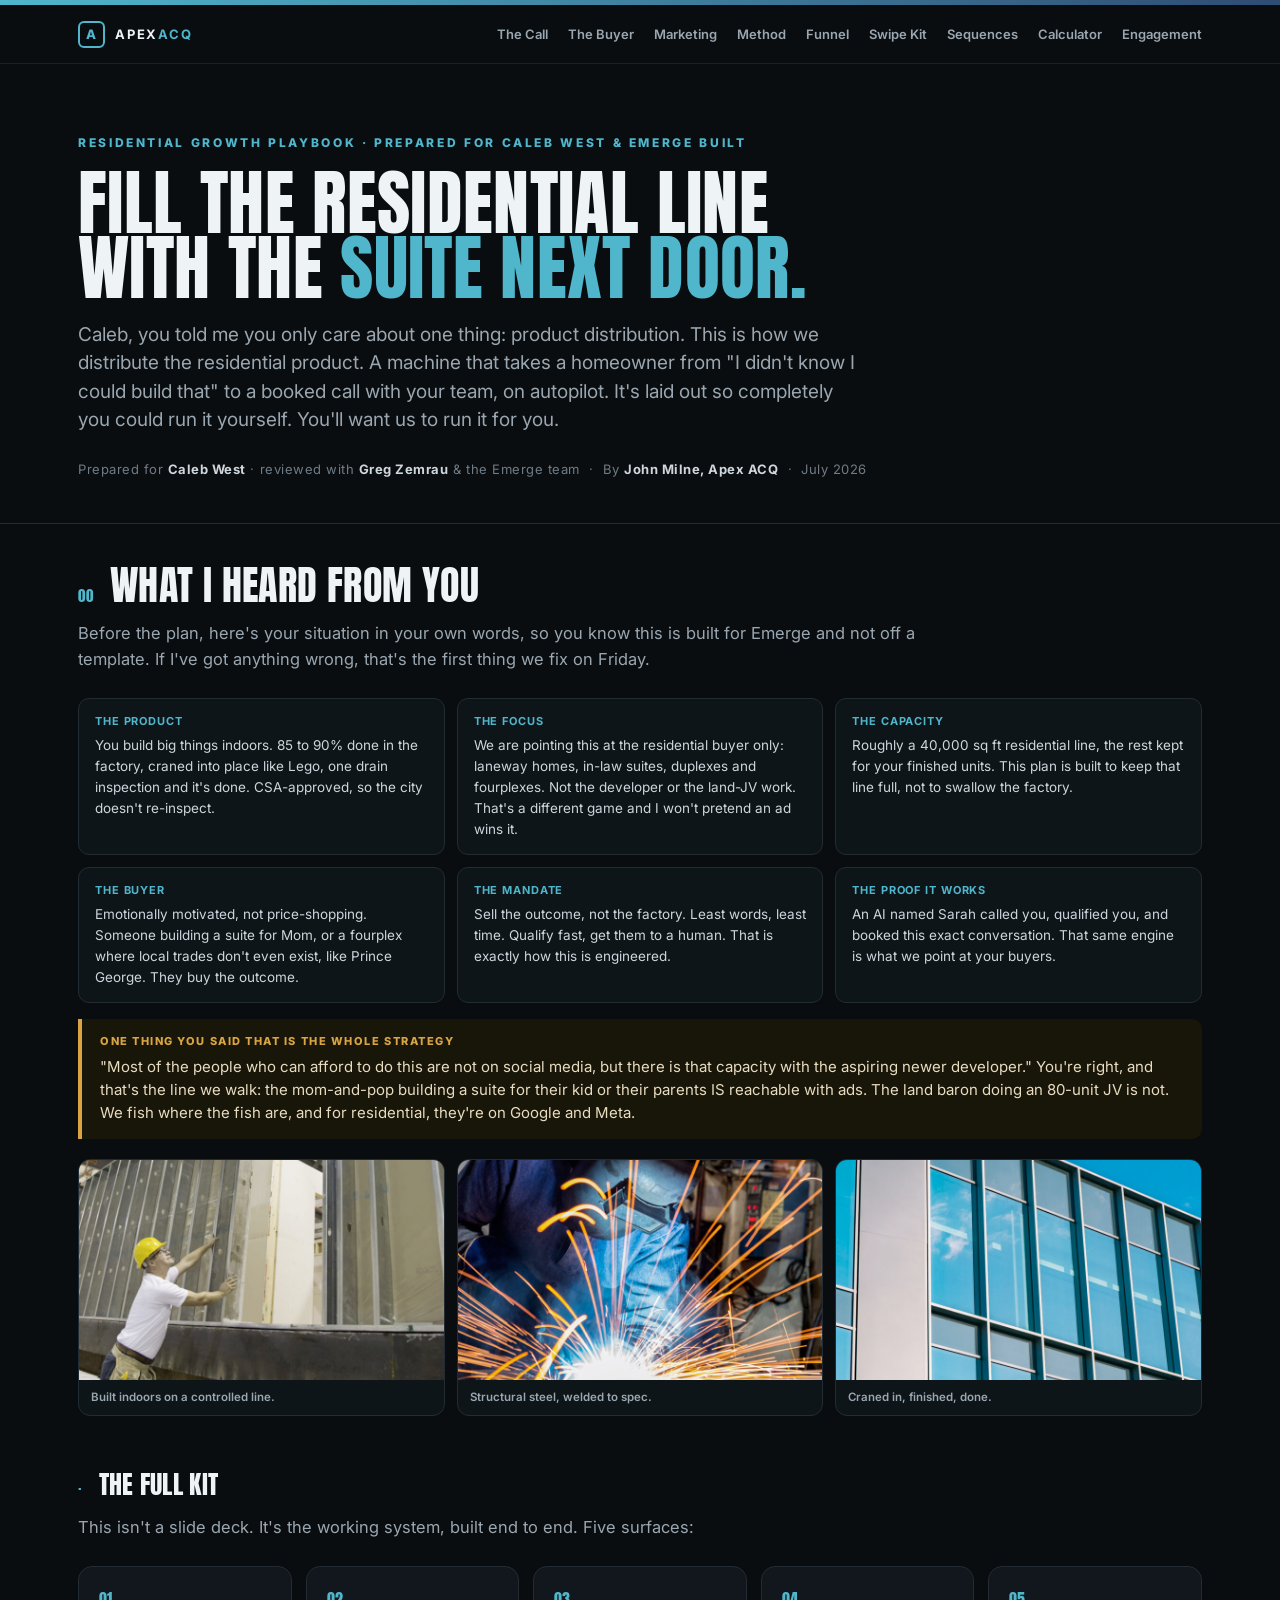
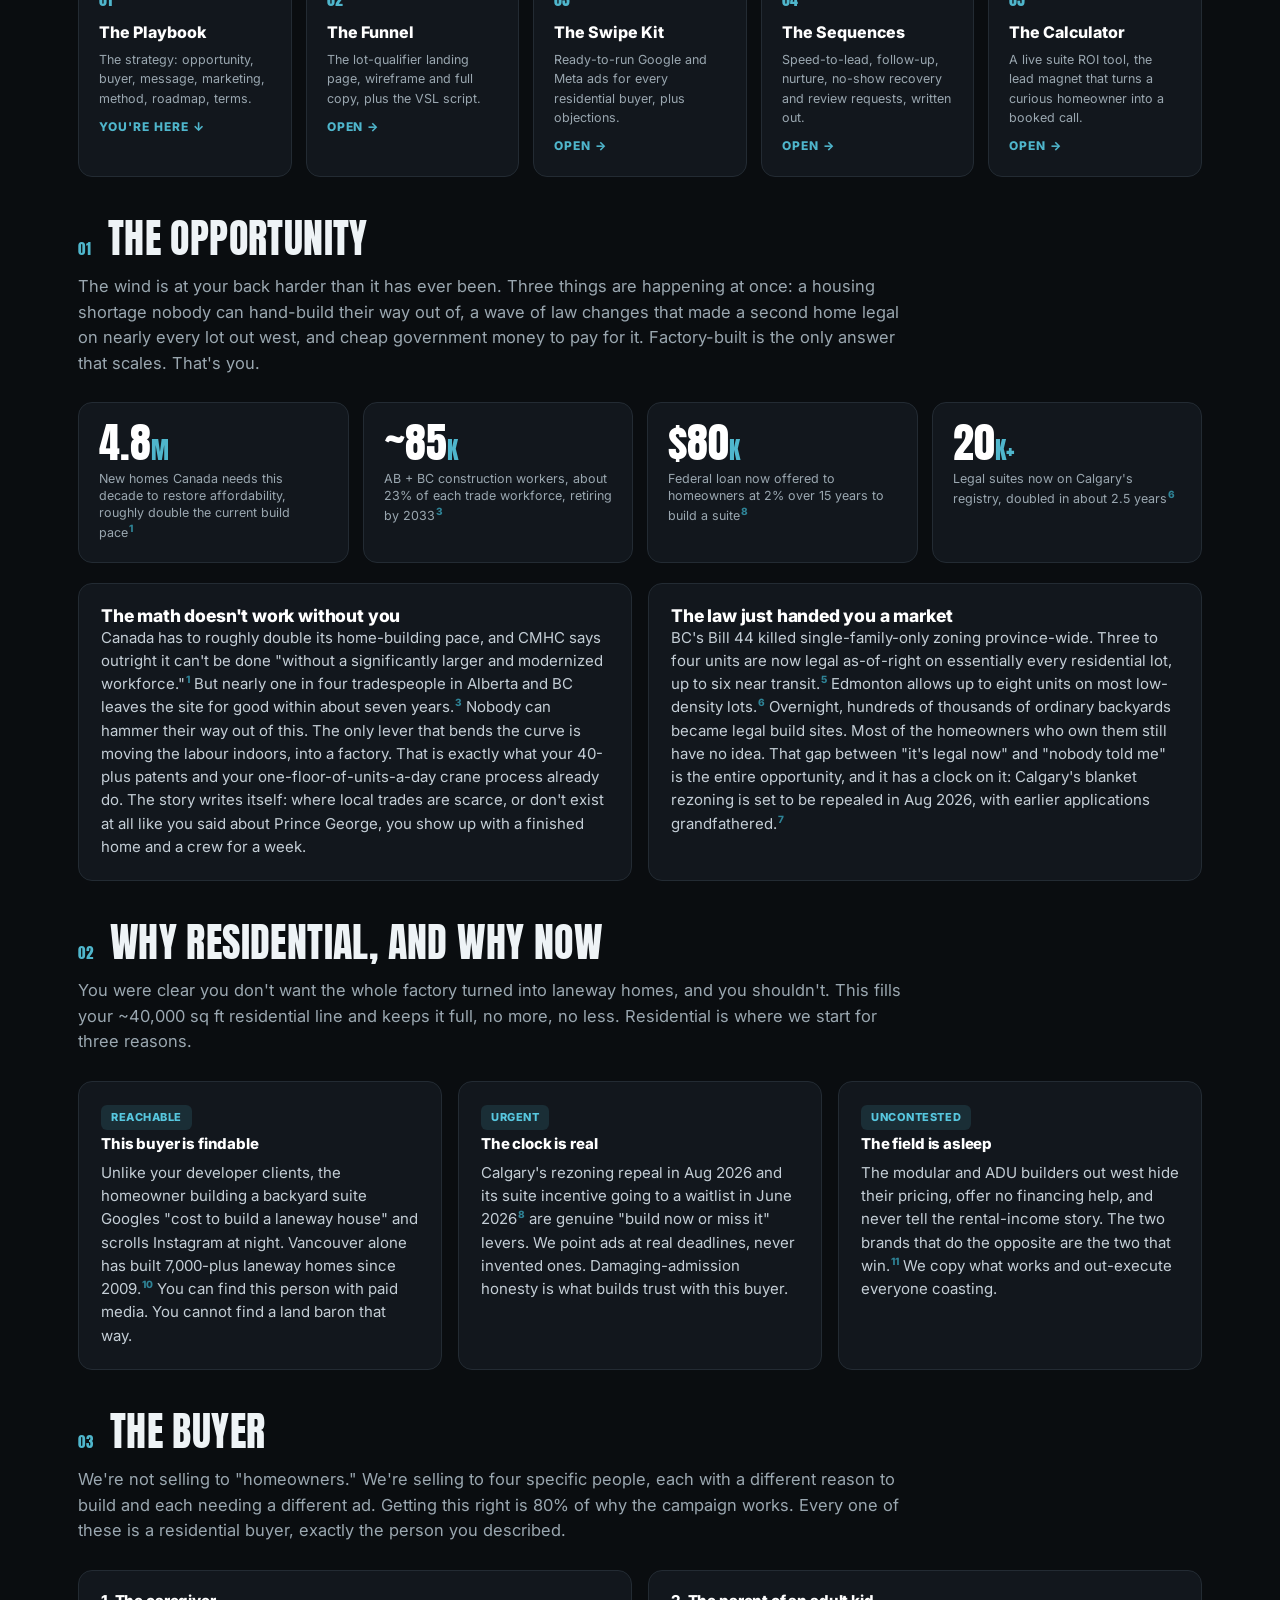
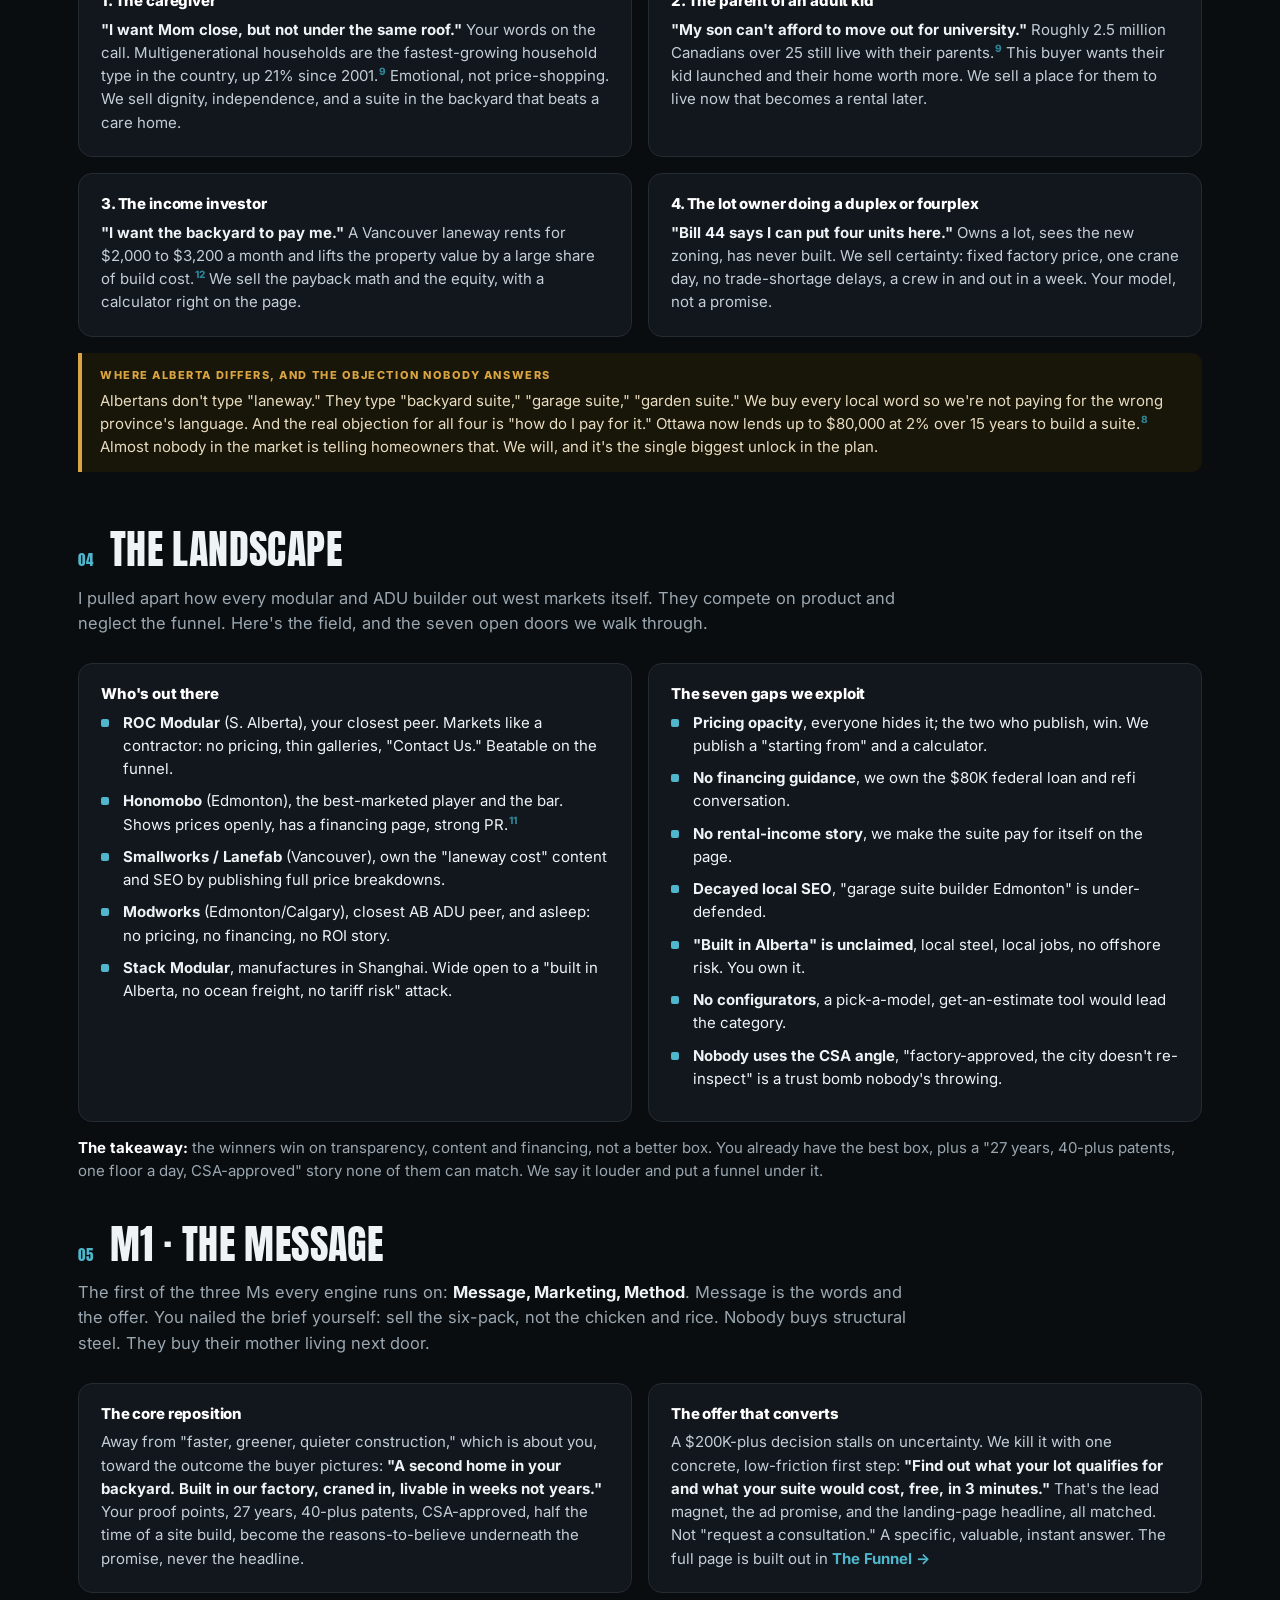
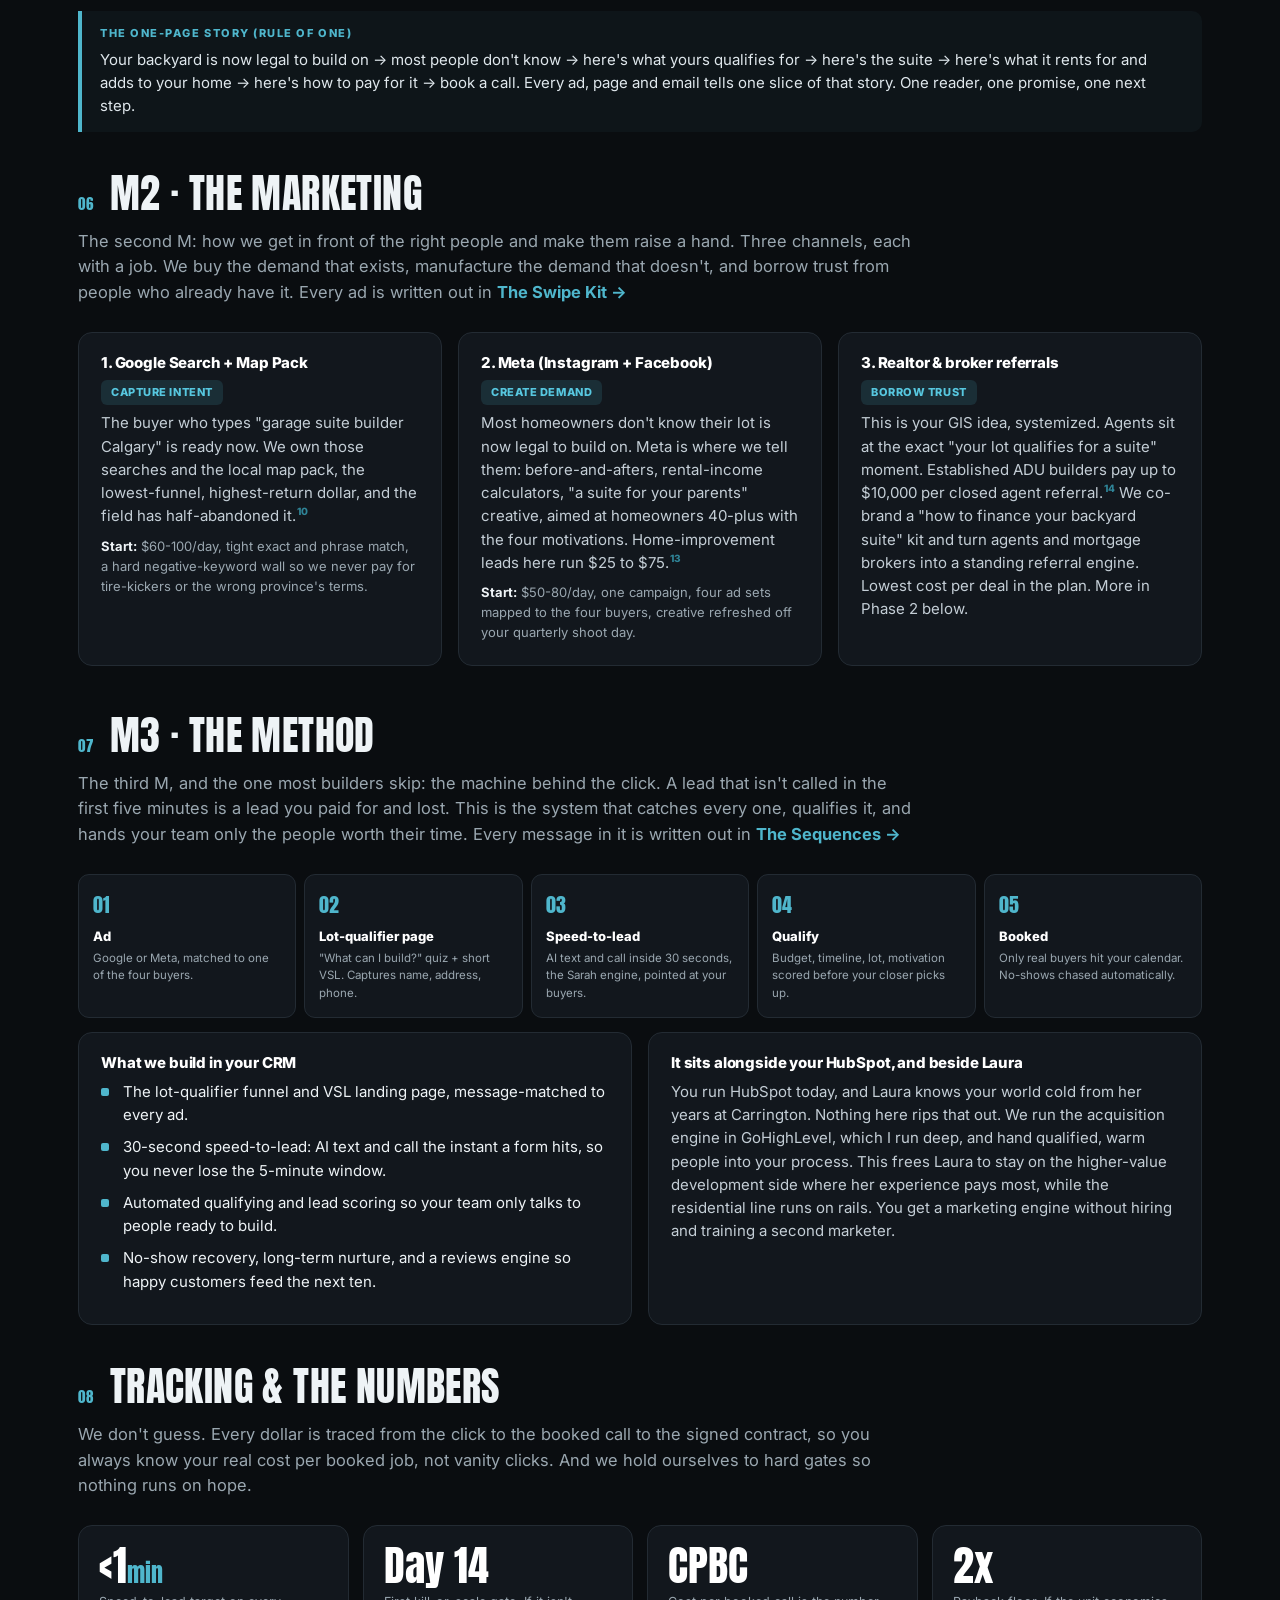
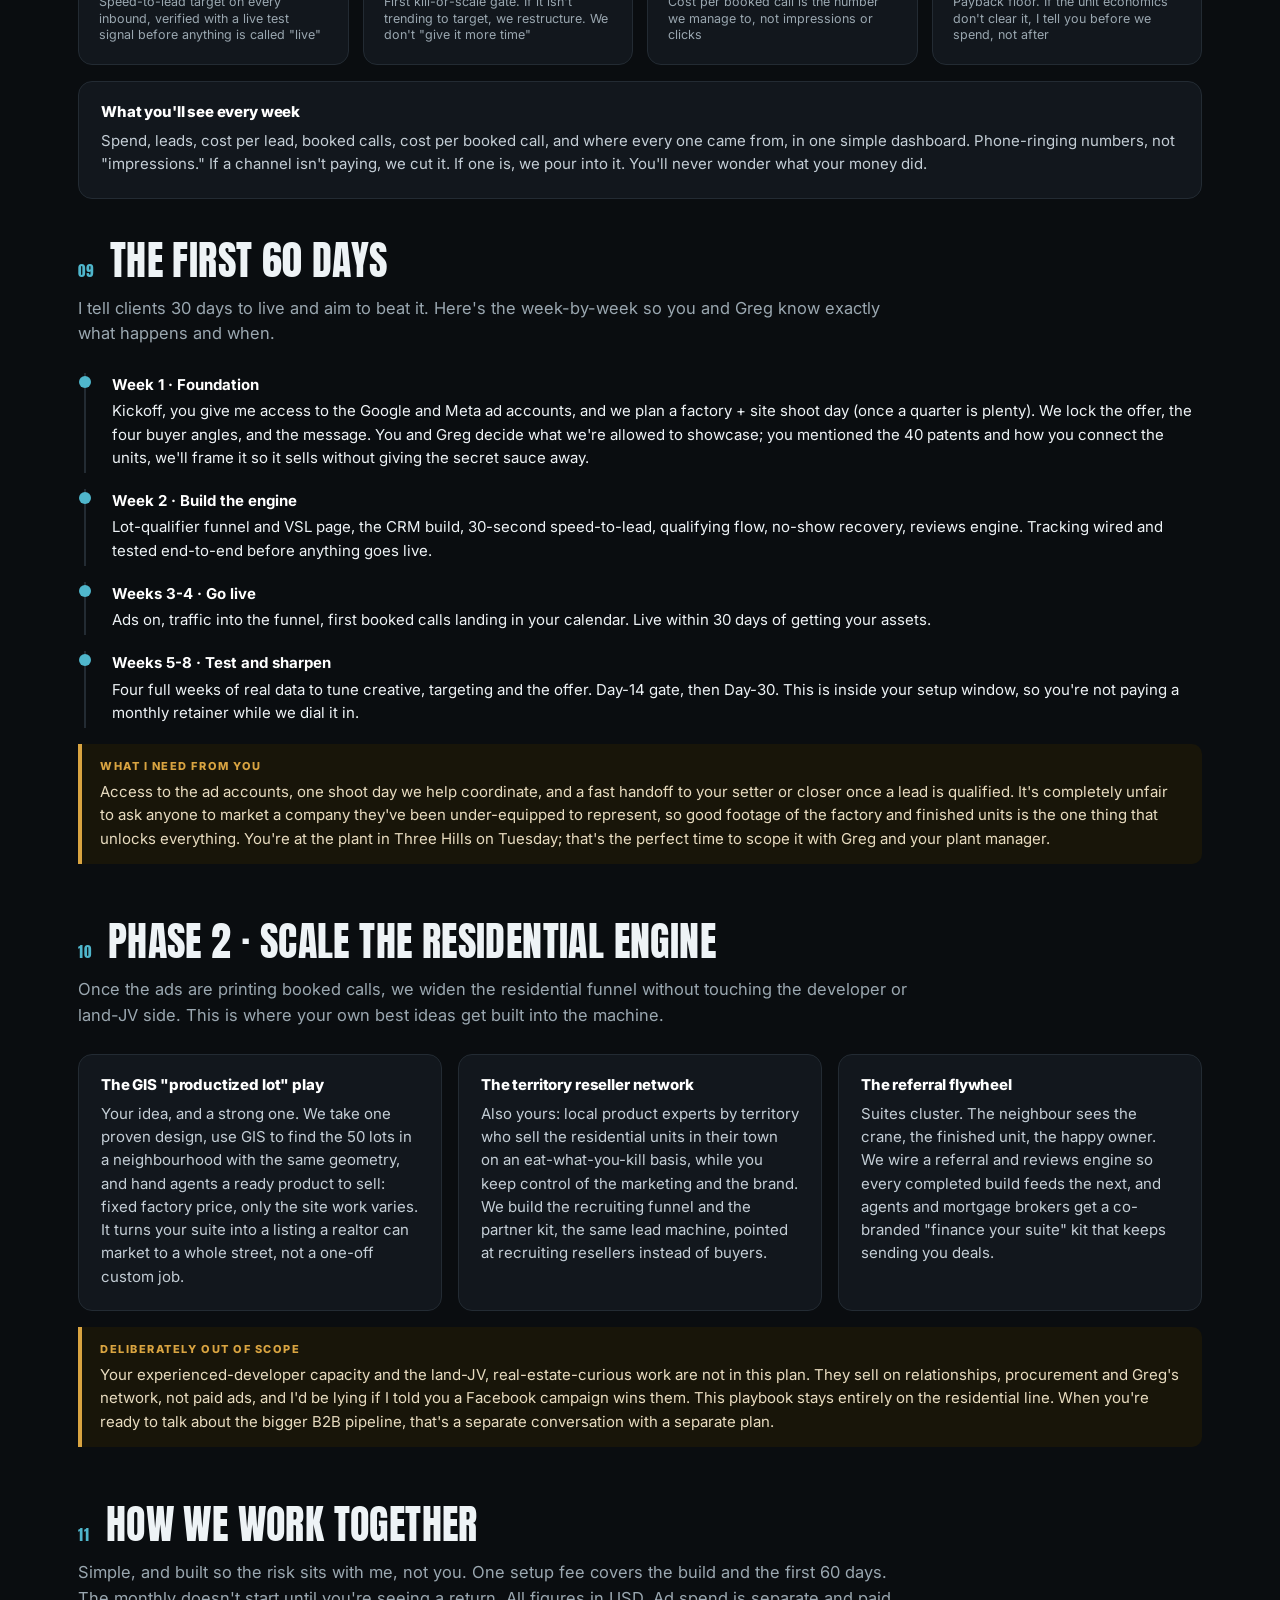
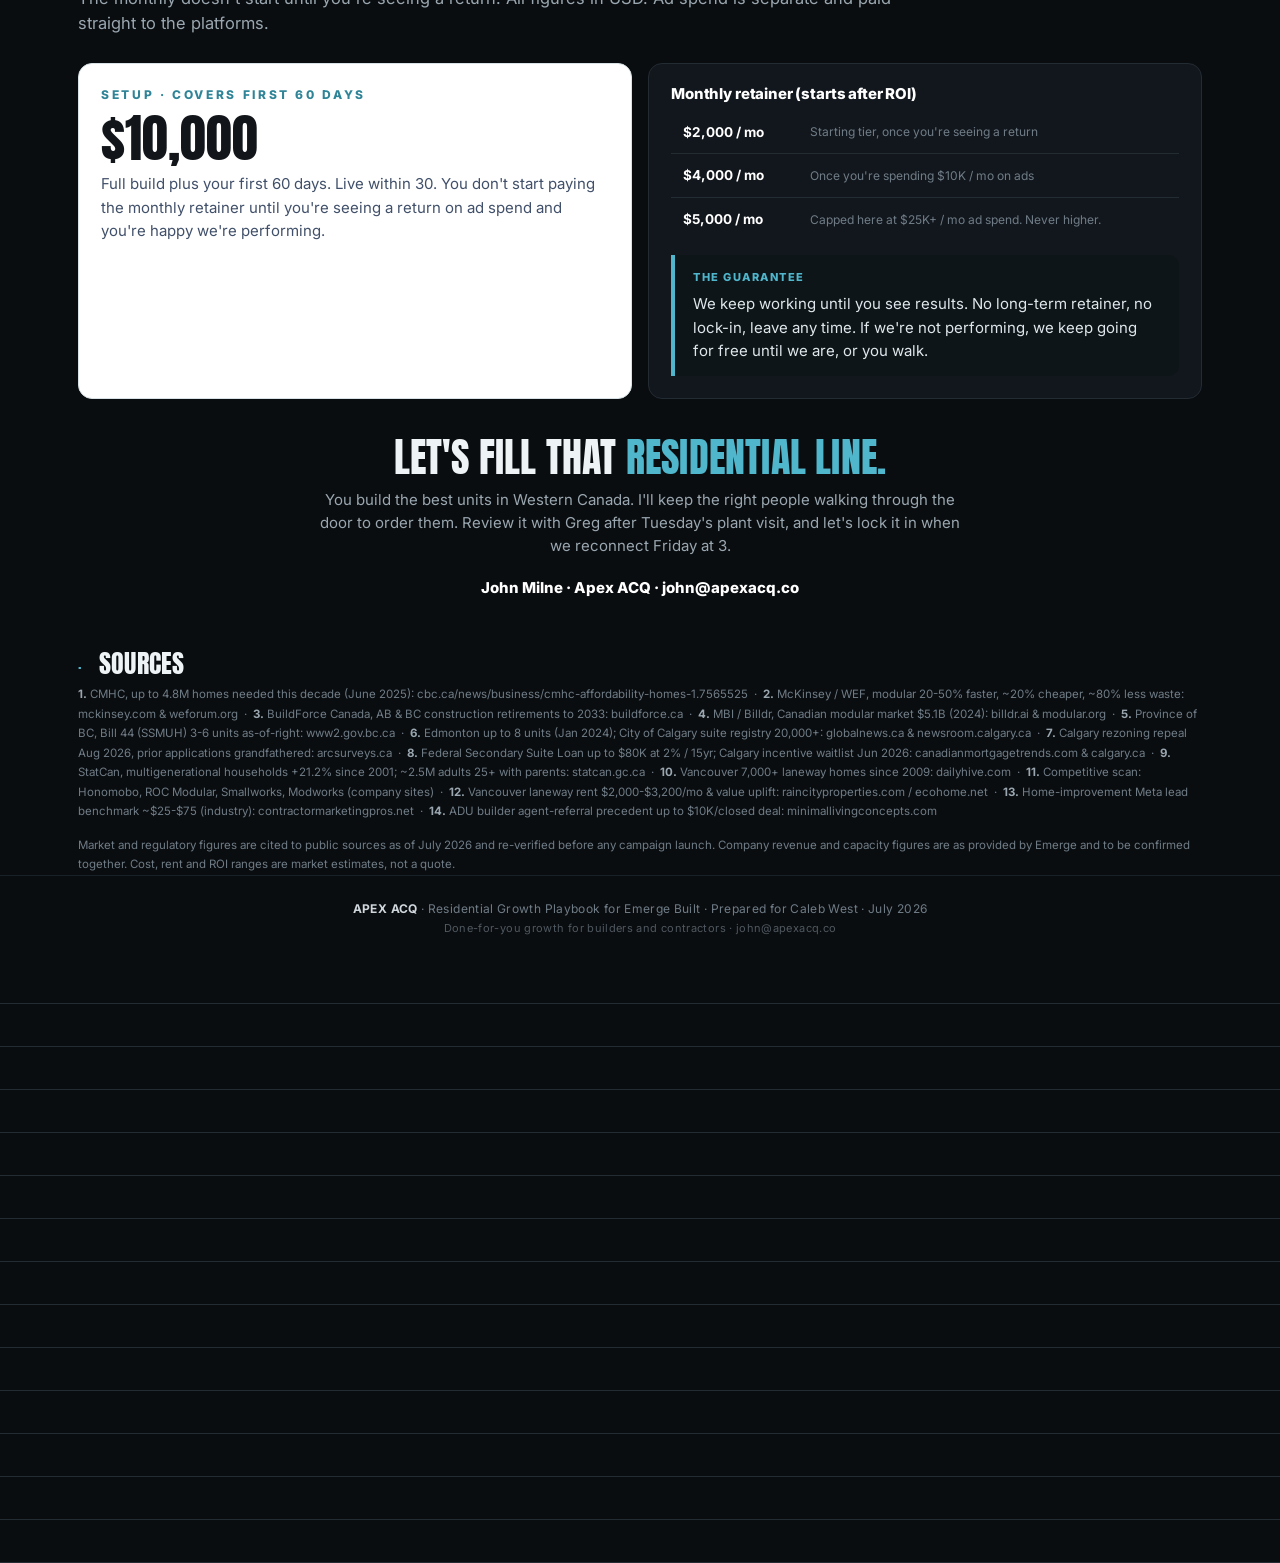
<file: index.html>
<!doctype html>
<html lang="en">
<head>
<meta charset="utf-8">
<meta name="robots" content="noindex,nofollow">
<meta name="viewport" content="width=device-width,initial-scale=1">
<title>Emerge Built · Residential Growth Playbook · Apex ACQ</title>
<link rel="stylesheet" href="apex-forest.css">
<link rel="stylesheet" href="emerge.css">
</head>
<body>

<div class="gradbar"></div>
<div class="topbar"><div class="wrap">
  <div class="brand"><div class="logo">A</div><b>APEX<span>ACQ</span></b></div>
  <div class="topnav">
    <a href="#heard">The Call</a>
    <a href="#buyer">The Buyer</a>
    <a href="#marketing">Marketing</a>
    <a href="#method">Method</a>
    <a href="funnel.html">Funnel</a>
    <a href="swipe-kit.html">Swipe Kit</a>
    <a href="sequences.html">Sequences</a>
    <a href="calculator.html">Calculator</a>
    <a href="#engage">Engagement</a>
  </div>
</div></div>

<!-- ===== HERO ===== -->
<header class="hero"><div class="wrap">
  <span class="kicker">Residential Growth Playbook · Prepared for Caleb West &amp; Emerge Built</span>
  <h1>Fill the residential line<br>with the <span class="aq">suite next door.</span></h1>
  <p class="sub">Caleb, you told me you only care about one thing: product distribution. This is how we distribute the residential product. A machine that takes a homeowner from "I didn't know I could build that" to a booked call with your team, on autopilot. It's laid out so completely you could run it yourself. You'll want us to run it for you.</p>
  <div class="who">
    Prepared for <b>Caleb West</b> · reviewed with <b>Greg Zemrau</b> &amp; the Emerge team &nbsp;·&nbsp; By <b>John Milne, Apex ACQ</b> &nbsp;·&nbsp; July 2026
  </div>
</div></header>

<!-- ===== 00 WHAT I HEARD ===== -->
<section id="heard"><div class="wrap">
  <div class="sechead"><span class="secnum">00</span><h2>What I heard from you</h2></div>
  <p class="lede">Before the plan, here's your situation in your own words, so you know this is built for Emerge and not off a template. If I've got anything wrong, that's the first thing we fix on Friday.</p>
  <div class="heardgrid">
    <div class="h"><b>The product</b>You build big things indoors. 85 to 90% done in the factory, craned into place like Lego, one drain inspection and it's done. CSA-approved, so the city doesn't re-inspect.</div>
    <div class="h"><b>The focus</b>We are pointing this at the residential buyer only: laneway homes, in-law suites, duplexes and fourplexes. Not the developer or the land-JV work. That's a different game and I won't pretend an ad wins it.</div>
    <div class="h"><b>The capacity</b>Roughly a 40,000 sq ft residential line, the rest kept for your finished units. This plan is built to keep that line full, not to swallow the factory.</div>
    <div class="h"><b>The buyer</b>Emotionally motivated, not price-shopping. Someone building a suite for Mom, or a fourplex where local trades don't even exist, like Prince George. They buy the outcome.</div>
    <div class="h"><b>The mandate</b>Sell the outcome, not the factory. Least words, least time. Qualify fast, get them to a human. That is exactly how this is engineered.</div>
    <div class="h"><b>The proof it works</b>An AI named Sarah called you, qualified you, and booked this exact conversation. That same engine is what we point at your buyers.</div>
  </div>
  <div class="honest">
    <div class="h">One thing you said that is the whole strategy</div>
    <p>"Most of the people who can afford to do this are not on social media, but there is that capacity with the aspiring newer developer." You're right, and that's the line we walk: the mom-and-pop building a suite for their kid or their parents IS reachable with ads. The land baron doing an 80-unit JV is not. We fish where the fish are, and for residential, they're on Google and Meta.</p>
  </div>
  <div class="photoband" style="margin-top:20px;">
    <figure><img src="img/emerge_001.jpg" alt="Emerge modular unit built in the factory"><figcaption>Built indoors on a controlled line.</figcaption></figure>
    <figure><img src="img/emerge_002.jpg" alt="Welding steel in the Emerge factory"><figcaption>Structural steel, welded to spec.</figcaption></figure>
    <figure><img src="img/emerge_003.jpg" alt="Finished Emerge building"><figcaption>Craned in, finished, done.</figcaption></figure>
  </div>
</div></div>

<!-- ===== TILE NAV ===== -->
<section id="kit"><div class="wrap">
  <div class="sechead"><span class="secnum">·</span><h2 style="font-size:26px;">The full kit</h2></div>
  <p class="lede">This isn't a slide deck. It's the working system, built end to end. Five surfaces:</p>
  <div class="tiles" style="grid-template-columns:repeat(5,1fr);">
    <a class="tile" href="#opp"><div class="tn">01</div><div class="tt">The Playbook</div><div class="td">The strategy: opportunity, buyer, message, marketing, method, roadmap, terms.</div><div class="go">You're here ↓</div></a>
    <a class="tile" href="funnel.html"><div class="tn">02</div><div class="tt">The Funnel</div><div class="td">The lot-qualifier landing page, wireframe and full copy, plus the VSL script.</div><div class="go">Open →</div></a>
    <a class="tile" href="swipe-kit.html"><div class="tn">03</div><div class="tt">The Swipe Kit</div><div class="td">Ready-to-run Google and Meta ads for every residential buyer, plus objections.</div><div class="go">Open →</div></a>
    <a class="tile" href="sequences.html"><div class="tn">04</div><div class="tt">The Sequences</div><div class="td">Speed-to-lead, follow-up, nurture, no-show recovery and review requests, written out.</div><div class="go">Open →</div></a>
    <a class="tile" href="calculator.html"><div class="tn">05</div><div class="tt">The Calculator</div><div class="td">A live suite ROI tool, the lead magnet that turns a curious homeowner into a booked call.</div><div class="go">Open →</div></a>
  </div>
</div></div>

<!-- ===== 01 OPPORTUNITY ===== -->
<section id="opp"><div class="wrap">
  <div class="sechead"><span class="secnum">01</span><h2>The opportunity</h2></div>
  <p class="lede">The wind is at your back harder than it has ever been. Three things are happening at once: a housing shortage nobody can hand-build their way out of, a wave of law changes that made a second home legal on nearly every lot out west, and cheap government money to pay for it. Factory-built is the only answer that scales. That's you.</p>

  <div class="statgrid">
    <div class="bignum"><div class="v">4.8<small>M</small></div><div class="l">New homes Canada needs this decade to restore affordability, roughly double the current build pace<span class="ref">1</span></div></div>
    <div class="bignum"><div class="v">~85<small>K</small></div><div class="l">AB + BC construction workers, about 23% of each trade workforce, retiring by 2033<span class="ref">3</span></div></div>
    <div class="bignum"><div class="v">$80<small>K</small></div><div class="l">Federal loan now offered to homeowners at 2% over 15 years to build a suite<span class="ref">8</span></div></div>
    <div class="bignum"><div class="v">20<small>K+</small></div><div class="l">Legal suites now on Calgary's registry, doubled in about 2.5 years<span class="ref">6</span></div></div>
  </div>

  <div class="grid2" style="margin-top:20px;">
    <div class="card">
      <h3>The math doesn't work without you</h3>
      <p>Canada has to roughly double its home-building pace, and CMHC says outright it can't be done "without a significantly larger and modernized workforce."<span class="ref">1</span> But nearly one in four tradespeople in Alberta and BC leaves the site for good within about seven years.<span class="ref">3</span> Nobody can hammer their way out of this. The only lever that bends the curve is moving the labour indoors, into a factory. That is exactly what your 40-plus patents and your one-floor-of-units-a-day crane process already do. The story writes itself: where local trades are scarce, or don't exist at all like you said about Prince George, you show up with a finished home and a crew for a week.</p>
    </div>
    <div class="card">
      <h3>The law just handed you a market</h3>
      <p>BC's Bill 44 killed single-family-only zoning province-wide. Three to four units are now legal as-of-right on essentially every residential lot, up to six near transit.<span class="ref">5</span> Edmonton allows up to eight units on most low-density lots.<span class="ref">6</span> Overnight, hundreds of thousands of ordinary backyards became legal build sites. Most of the homeowners who own them still have no idea. That gap between "it's legal now" and "nobody told me" is the entire opportunity, and it has a clock on it: Calgary's blanket rezoning is set to be repealed in Aug 2026, with earlier applications grandfathered.<span class="ref">7</span></p>
    </div>
  </div>
</div></div>

<!-- ===== 02 WEDGE ===== -->
<section id="wedge"><div class="wrap">
  <div class="sechead"><span class="secnum">02</span><h2>Why residential, and why now</h2></div>
  <p class="lede">You were clear you don't want the whole factory turned into laneway homes, and you shouldn't. This fills your ~40,000 sq ft residential line and keeps it full, no more, no less. Residential is where we start for three reasons.</p>
  <div class="grid3">
    <div class="card">
      <div class="tag">Reachable</div>
      <h4>This buyer is findable</h4>
      <p>Unlike your developer clients, the homeowner building a backyard suite Googles "cost to build a laneway house" and scrolls Instagram at night. Vancouver alone has built 7,000-plus laneway homes since 2009.<span class="ref">10</span> You can find this person with paid media. You cannot find a land baron that way.</p>
    </div>
    <div class="card">
      <div class="tag">Urgent</div>
      <h4>The clock is real</h4>
      <p>Calgary's rezoning repeal in Aug 2026 and its suite incentive going to a waitlist in June 2026<span class="ref">8</span> are genuine "build now or miss it" levers. We point ads at real deadlines, never invented ones. Damaging-admission honesty is what builds trust with this buyer.</p>
    </div>
    <div class="card">
      <div class="tag">Uncontested</div>
      <h4>The field is asleep</h4>
      <p>The modular and ADU builders out west hide their pricing, offer no financing help, and never tell the rental-income story. The two brands that do the opposite are the two that win.<span class="ref">11</span> We copy what works and out-execute everyone coasting.</p>
    </div>
  </div>
</div></div>

<!-- ===== 03 BUYER ===== -->
<section id="buyer"><div class="wrap">
  <div class="sechead"><span class="secnum">03</span><h2>The buyer</h2></div>
  <p class="lede">We're not selling to "homeowners." We're selling to four specific people, each with a different reason to build and each needing a different ad. Getting this right is 80% of why the campaign works. Every one of these is a residential buyer, exactly the person you described.</p>
  <div class="grid2">
    <div class="card">
      <h4>1. The caregiver</h4>
      <p><b>"I want Mom close, but not under the same roof."</b> Your words on the call. Multigenerational households are the fastest-growing household type in the country, up 21% since 2001.<span class="ref">9</span> Emotional, not price-shopping. We sell dignity, independence, and a suite in the backyard that beats a care home.</p>
    </div>
    <div class="card">
      <h4>2. The parent of an adult kid</h4>
      <p><b>"My son can't afford to move out for university."</b> Roughly 2.5 million Canadians over 25 still live with their parents.<span class="ref">9</span> This buyer wants their kid launched and their home worth more. We sell a place for them to live now that becomes a rental later.</p>
    </div>
    <div class="card">
      <h4>3. The income investor</h4>
      <p><b>"I want the backyard to pay me."</b> A Vancouver laneway rents for $2,000 to $3,200 a month and lifts the property value by a large share of build cost.<span class="ref">12</span> We sell the payback math and the equity, with a calculator right on the page.</p>
    </div>
    <div class="card">
      <h4>4. The lot owner doing a duplex or fourplex</h4>
      <p><b>"Bill 44 says I can put four units here."</b> Owns a lot, sees the new zoning, has never built. We sell certainty: fixed factory price, one crane day, no trade-shortage delays, a crew in and out in a week. Your model, not a promise.</p>
    </div>
  </div>
  <div class="honest">
    <div class="h">Where Alberta differs, and the objection nobody answers</div>
    <p>Albertans don't type "laneway." They type "backyard suite," "garage suite," "garden suite." We buy every local word so we're not paying for the wrong province's language. And the real objection for all four is "how do I pay for it." Ottawa now lends up to $80,000 at 2% over 15 years to build a suite.<span class="ref">8</span> Almost nobody in the market is telling homeowners that. We will, and it's the single biggest unlock in the plan.</p>
  </div>
</div></div>

<!-- ===== 04 LANDSCAPE ===== -->
<section id="landscape"><div class="wrap">
  <div class="sechead"><span class="secnum">04</span><h2>The landscape</h2></div>
  <p class="lede">I pulled apart how every modular and ADU builder out west markets itself. They compete on product and neglect the funnel. Here's the field, and the seven open doors we walk through.</p>
  <div class="grid2">
    <div class="card">
      <h4>Who's out there</h4>
      <ul class="clean">
        <li><b>ROC Modular</b> (S. Alberta), your closest peer. Markets like a contractor: no pricing, thin galleries, "Contact Us." Beatable on the funnel.</li>
        <li><b>Honomobo</b> (Edmonton), the best-marketed player and the bar. Shows prices openly, has a financing page, strong PR.<span class="ref">11</span></li>
        <li><b>Smallworks / Lanefab</b> (Vancouver), own the "laneway cost" content and SEO by publishing full price breakdowns.</li>
        <li><b>Modworks</b> (Edmonton/Calgary), closest AB ADU peer, and asleep: no pricing, no financing, no ROI story.</li>
        <li><b>Stack Modular</b>, manufactures in Shanghai. Wide open to a "built in Alberta, no ocean freight, no tariff risk" attack.</li>
      </ul>
    </div>
    <div class="card">
      <h4>The seven gaps we exploit</h4>
      <ul class="clean">
        <li><b>Pricing opacity</b>, everyone hides it; the two who publish, win. We publish a "starting from" and a calculator.</li>
        <li><b>No financing guidance</b>, we own the $80K federal loan and refi conversation.</li>
        <li><b>No rental-income story</b>, we make the suite pay for itself on the page.</li>
        <li><b>Decayed local SEO</b>, "garage suite builder Edmonton" is under-defended.</li>
        <li><b>"Built in Alberta" is unclaimed</b>, local steel, local jobs, no offshore risk. You own it.</li>
        <li><b>No configurators</b>, a pick-a-model, get-an-estimate tool would lead the category.</li>
        <li><b>Nobody uses the CSA angle</b>, "factory-approved, the city doesn't re-inspect" is a trust bomb nobody's throwing.</li>
      </ul>
    </div>
  </div>
  <p style="margin-top:14px;color:var(--dim);"><b style="color:#fff;">The takeaway:</b> the winners win on transparency, content and financing, not a better box. You already have the best box, plus a "27 years, 40-plus patents, one floor a day, CSA-approved" story none of them can match. We say it louder and put a funnel under it.</p>
</div></div>

<!-- ===== 05 MESSAGE ===== -->
<section id="message"><div class="wrap">
  <div class="sechead"><span class="secnum">05</span><h2>M1 · The message</h2></div>
  <p class="lede">The first of the three Ms every engine runs on: <b>Message, Marketing, Method</b>. Message is the words and the offer. You nailed the brief yourself: sell the six-pack, not the chicken and rice. Nobody buys structural steel. They buy their mother living next door.</p>
  <div class="grid2">
    <div class="card">
      <h4>The core reposition</h4>
      <p>Away from "faster, greener, quieter construction," which is about you, toward the outcome the buyer pictures: <b>"A second home in your backyard. Built in our factory, craned in, livable in weeks not years."</b> Your proof points, 27 years, 40-plus patents, CSA-approved, half the time of a site build, become the reasons-to-believe underneath the promise, never the headline.</p>
    </div>
    <div class="card">
      <h4>The offer that converts</h4>
      <p>A $200K-plus decision stalls on uncertainty. We kill it with one concrete, low-friction first step: <b>"Find out what your lot qualifies for and what your suite would cost, free, in 3 minutes."</b> That's the lead magnet, the ad promise, and the landing-page headline, all matched. Not "request a consultation." A specific, valuable, instant answer. The full page is built out in <a href="funnel.html" style="color:var(--aqua);font-weight:700;">The Funnel →</a></p>
    </div>
  </div>
  <div class="callout" style="margin-top:18px;">
    <div class="ck">The one-page story (Rule of One)</div>
    <p style="margin:6px 0 0;color:#dfe7ec;">Your backyard is now legal to build on → most people don't know → here's what yours qualifies for → here's the suite → here's what it rents for and adds to your home → here's how to pay for it → book a call. Every ad, page and email tells one slice of that story. One reader, one promise, one next step.</p>
  </div>
</div></div>

<!-- ===== 06 MARKETING ===== -->
<section id="marketing"><div class="wrap">
  <div class="sechead"><span class="secnum">06</span><h2>M2 · The marketing</h2></div>
  <p class="lede">The second M: how we get in front of the right people and make them raise a hand. Three channels, each with a job. We buy the demand that exists, manufacture the demand that doesn't, and borrow trust from people who already have it. Every ad is written out in <a href="swipe-kit.html" style="color:var(--aqua);font-weight:700;">The Swipe Kit →</a></p>
  <div class="grid3" style="margin-bottom:8px;">
    <div class="card">
      <h4>1. Google Search + Map Pack</h4>
      <div class="tag">Capture intent</div>
      <p>The buyer who types "garage suite builder Calgary" is ready now. We own those searches and the local map pack, the lowest-funnel, highest-return dollar, and the field has half-abandoned it.<span class="ref">10</span></p>
      <p style="font-size:13px;color:var(--dim);margin-top:8px;"><b>Start:</b> $60-100/day, tight exact and phrase match, a hard negative-keyword wall so we never pay for tire-kickers or the wrong province's terms.</p>
    </div>
    <div class="card">
      <h4>2. Meta (Instagram + Facebook)</h4>
      <div class="tag">Create demand</div>
      <p>Most homeowners don't know their lot is now legal to build on. Meta is where we tell them: before-and-afters, rental-income calculators, "a suite for your parents" creative, aimed at homeowners 40-plus with the four motivations. Home-improvement leads here run $25 to $75.<span class="ref">13</span></p>
      <p style="font-size:13px;color:var(--dim);margin-top:8px;"><b>Start:</b> $50-80/day, one campaign, four ad sets mapped to the four buyers, creative refreshed off your quarterly shoot day.</p>
    </div>
    <div class="card">
      <h4>3. Realtor &amp; broker referrals</h4>
      <div class="tag">Borrow trust</div>
      <p>This is your GIS idea, systemized. Agents sit at the exact "your lot qualifies for a suite" moment. Established ADU builders pay up to $10,000 per closed agent referral.<span class="ref">14</span> We co-brand a "how to finance your backyard suite" kit and turn agents and mortgage brokers into a standing referral engine. Lowest cost per deal in the plan. More in Phase 2 below.</p>
    </div>
  </div>
</div></div>

<!-- ===== 07 METHOD ===== -->
<section id="method"><div class="wrap">
  <div class="sechead"><span class="secnum">07</span><h2>M3 · The method</h2></div>
  <p class="lede">The third M, and the one most builders skip: the machine behind the click. A lead that isn't called in the first five minutes is a lead you paid for and lost. This is the system that catches every one, qualifies it, and hands your team only the people worth their time. Every message in it is written out in <a href="sequences.html" style="color:var(--aqua);font-weight:700;">The Sequences →</a></p>
  <div class="flow">
    <div class="fstep"><div class="n">01</div><div class="t">Ad</div><div class="d">Google or Meta, matched to one of the four buyers.</div></div>
    <div class="fstep"><div class="n">02</div><div class="t">Lot-qualifier page</div><div class="d">"What can I build?" quiz + short VSL. Captures name, address, phone.</div></div>
    <div class="fstep"><div class="n">03</div><div class="t">Speed-to-lead</div><div class="d">AI text and call inside 30 seconds, the Sarah engine, pointed at your buyers.</div></div>
    <div class="fstep"><div class="n">04</div><div class="t">Qualify</div><div class="d">Budget, timeline, lot, motivation scored before your closer picks up.</div></div>
    <div class="fstep"><div class="n">05</div><div class="t">Booked</div><div class="d">Only real buyers hit your calendar. No-shows chased automatically.</div></div>
  </div>
  <div class="grid2" style="margin-top:8px;">
    <div class="card">
      <h4>What we build in your CRM</h4>
      <ul class="clean">
        <li>The lot-qualifier funnel and VSL landing page, message-matched to every ad.</li>
        <li>30-second speed-to-lead: AI text and call the instant a form hits, so you never lose the 5-minute window.</li>
        <li>Automated qualifying and lead scoring so your team only talks to people ready to build.</li>
        <li>No-show recovery, long-term nurture, and a reviews engine so happy customers feed the next ten.</li>
      </ul>
    </div>
    <div class="card">
      <h4>It sits alongside your HubSpot, and beside Laura</h4>
      <p>You run HubSpot today, and Laura knows your world cold from her years at Carrington. Nothing here rips that out. We run the acquisition engine in GoHighLevel, which I run deep, and hand qualified, warm people into your process. This frees Laura to stay on the higher-value development side where her experience pays most, while the residential line runs on rails. You get a marketing engine without hiring and training a second marketer.</p>
    </div>
  </div>
</div></div>

<!-- ===== 08 TRACKING ===== -->
<section id="tracking"><div class="wrap">
  <div class="sechead"><span class="secnum">08</span><h2>Tracking &amp; the numbers</h2></div>
  <p class="lede">We don't guess. Every dollar is traced from the click to the booked call to the signed contract, so you always know your real cost per booked job, not vanity clicks. And we hold ourselves to hard gates so nothing runs on hope.</p>
  <div class="statgrid">
    <div class="bignum"><div class="v">&lt;1<small>min</small></div><div class="l">Speed-to-lead target on every inbound, verified with a live test signal before anything is called "live"</div></div>
    <div class="bignum"><div class="v">Day 14</div><div class="l">First kill-or-scale gate. If it isn't trending to target, we restructure. We don't "give it more time"</div></div>
    <div class="bignum"><div class="v">CPBC</div><div class="l">Cost per booked call is the number we manage to, not impressions or clicks</div></div>
    <div class="bignum"><div class="v">2x</div><div class="l">Payback floor. If the unit economics don't clear it, I tell you before we spend, not after</div></div>
  </div>
  <div class="card" style="margin-top:16px;">
    <h4>What you'll see every week</h4>
    <p>Spend, leads, cost per lead, booked calls, cost per booked call, and where every one came from, in one simple dashboard. Phone-ringing numbers, not "impressions." If a channel isn't paying, we cut it. If one is, we pour into it. You'll never wonder what your money did.</p>
  </div>
</div></div>

<!-- ===== 09 ROADMAP ===== -->
<section id="roadmap"><div class="wrap">
  <div class="sechead"><span class="secnum">09</span><h2>The first 60 days</h2></div>
  <p class="lede">I tell clients 30 days to live and aim to beat it. Here's the week-by-week so you and Greg know exactly what happens and when.</p>
  <ul class="tl">
    <li><b>Week 1 · Foundation</b> Kickoff, you give me access to the Google and Meta ad accounts, and we plan a factory + site shoot day (once a quarter is plenty). We lock the offer, the four buyer angles, and the message. You and Greg decide what we're allowed to showcase; you mentioned the 40 patents and how you connect the units, we'll frame it so it sells without giving the secret sauce away.</li>
    <li><b>Week 2 · Build the engine</b> Lot-qualifier funnel and VSL page, the CRM build, 30-second speed-to-lead, qualifying flow, no-show recovery, reviews engine. Tracking wired and tested end-to-end before anything goes live.</li>
    <li><b>Weeks 3-4 · Go live</b> Ads on, traffic into the funnel, first booked calls landing in your calendar. Live within 30 days of getting your assets.</li>
    <li><b>Weeks 5-8 · Test and sharpen</b> Four full weeks of real data to tune creative, targeting and the offer. Day-14 gate, then Day-30. This is inside your setup window, so you're not paying a monthly retainer while we dial it in.</li>
  </ul>
  <div class="honest">
    <div class="h">What I need from you</div>
    <p>Access to the ad accounts, one shoot day we help coordinate, and a fast handoff to your setter or closer once a lead is qualified. It's completely unfair to ask anyone to market a company they've been under-equipped to represent, so good footage of the factory and finished units is the one thing that unlocks everything. You're at the plant in Three Hills on Tuesday; that's the perfect time to scope it with Greg and your plant manager.</p>
  </div>
</div></div>

<!-- ===== 10 EXPANSION ===== -->
<section id="expansion"><div class="wrap">
  <div class="sechead"><span class="secnum">10</span><h2>Phase 2 · Scale the residential engine</h2></div>
  <p class="lede">Once the ads are printing booked calls, we widen the residential funnel without touching the developer or land-JV side. This is where your own best ideas get built into the machine.</p>
  <div class="grid3">
    <div class="card">
      <h4>The GIS "productized lot" play</h4>
      <p>Your idea, and a strong one. We take one proven design, use GIS to find the 50 lots in a neighbourhood with the same geometry, and hand agents a ready product to sell: fixed factory price, only the site work varies. It turns your suite into a listing a realtor can market to a whole street, not a one-off custom job.</p>
    </div>
    <div class="card">
      <h4>The territory reseller network</h4>
      <p>Also yours: local product experts by territory who sell the residential units in their town on an eat-what-you-kill basis, while you keep control of the marketing and the brand. We build the recruiting funnel and the partner kit, the same lead machine, pointed at recruiting resellers instead of buyers.</p>
    </div>
    <div class="card">
      <h4>The referral flywheel</h4>
      <p>Suites cluster. The neighbour sees the crane, the finished unit, the happy owner. We wire a referral and reviews engine so every completed build feeds the next, and agents and mortgage brokers get a co-branded "finance your suite" kit that keeps sending you deals.</p>
    </div>
  </div>
  <div class="honest">
    <div class="h">Deliberately out of scope</div>
    <p>Your experienced-developer capacity and the land-JV, real-estate-curious work are not in this plan. They sell on relationships, procurement and Greg's network, not paid ads, and I'd be lying if I told you a Facebook campaign wins them. This playbook stays entirely on the residential line. When you're ready to talk about the bigger B2B pipeline, that's a separate conversation with a separate plan.</p>
  </div>
</div></div>

<!-- ===== 11 ENGAGEMENT ===== -->
<section id="engage"><div class="wrap">
  <div class="sechead"><span class="secnum">11</span><h2>How we work together</h2></div>
  <p class="lede">Simple, and built so the risk sits with me, not you. One setup fee covers the build and the first 60 days. The monthly doesn't start until you're seeing a return. All figures in USD. Ad spend is separate and paid straight to the platforms.</p>
  <div class="grid2">
    <div class="card-l">
      <div class="kicker" style="color:var(--aqua-d);">Setup · covers first 60 days</div>
      <div style="font-family:'Anton';font-size:52px;line-height:1;color:var(--ink);margin:8px 0;">$10,000</div>
      <p style="color:#41506a;">Full build plus your first 60 days. Live within 30. You don't start paying the monthly retainer until you're seeing a return on ad spend and you're happy we're performing.</p>
    </div>
    <div class="card">
      <h4>Monthly retainer (starts after ROI)</h4>
      <table class="dt">
        <tr><td class="lead">$2,000 / mo</td><td class="sub">Starting tier, once you're seeing a return</td></tr>
        <tr><td class="lead">$4,000 / mo</td><td class="sub">Once you're spending $10K / mo on ads</td></tr>
        <tr><td class="lead">$5,000 / mo</td><td class="sub">Capped here at $25K+ / mo ad spend. Never higher.</td></tr>
      </table>
      <div class="callout" style="margin-top:14px;"><div class="ck">The guarantee</div><p style="margin:6px 0 0;color:#dfe7ec;">We keep working until you see results. No long-term retainer, no lock-in, leave any time. If we're not performing, we keep going for free until we are, or you walk.</p></div>
    </div>
  </div>
  <div style="text-align:center;margin:40px 0 10px;">
    <div class="display" style="font-size:40px;">Let's fill that <span class="aq">residential line.</span></div>
    <p style="color:var(--dim);max-width:640px;margin:12px auto 0;">You build the best units in Western Canada. I'll keep the right people walking through the door to order them. Review it with Greg after Tuesday's plant visit, and let's lock it in when we reconnect Friday at 3.</p>
    <p style="margin-top:18px;color:#fff;font-weight:800;">John Milne · Apex ACQ · john@apexacq.co</p>
  </div>
</div></div>

<!-- ===== SOURCES ===== -->
<section id="sources"><div class="wrap">
  <div class="sechead"><span class="secnum">·</span><h2 style="font-size:26px;">Sources</h2></div>
  <p class="srcs">
    <b>1.</b> CMHC, up to 4.8M homes needed this decade (June 2025): cbc.ca/news/business/cmhc-affordability-homes-1.7565525 &nbsp;·&nbsp;
    <b>2.</b> McKinsey / WEF, modular 20-50% faster, ~20% cheaper, ~80% less waste: mckinsey.com &amp; weforum.org &nbsp;·&nbsp;
    <b>3.</b> BuildForce Canada, AB &amp; BC construction retirements to 2033: buildforce.ca &nbsp;·&nbsp;
    <b>4.</b> MBI / Billdr, Canadian modular market $5.1B (2024): billdr.ai &amp; modular.org &nbsp;·&nbsp;
    <b>5.</b> Province of BC, Bill 44 (SSMUH) 3-6 units as-of-right: www2.gov.bc.ca &nbsp;·&nbsp;
    <b>6.</b> Edmonton up to 8 units (Jan 2024); City of Calgary suite registry 20,000+: globalnews.ca &amp; newsroom.calgary.ca &nbsp;·&nbsp;
    <b>7.</b> Calgary rezoning repeal Aug 2026, prior applications grandfathered: arcsurveys.ca &nbsp;·&nbsp;
    <b>8.</b> Federal Secondary Suite Loan up to $80K at 2% / 15yr; Calgary incentive waitlist Jun 2026: canadianmortgagetrends.com &amp; calgary.ca &nbsp;·&nbsp;
    <b>9.</b> StatCan, multigenerational households +21.2% since 2001; ~2.5M adults 25+ with parents: statcan.gc.ca &nbsp;·&nbsp;
    <b>10.</b> Vancouver 7,000+ laneway homes since 2009: dailyhive.com &nbsp;·&nbsp;
    <b>11.</b> Competitive scan: Honomobo, ROC Modular, Smallworks, Modworks (company sites) &nbsp;·&nbsp;
    <b>12.</b> Vancouver laneway rent $2,000-$3,200/mo &amp; value uplift: raincityproperties.com / ecohome.net &nbsp;·&nbsp;
    <b>13.</b> Home-improvement Meta lead benchmark ~$25-$75 (industry): contractormarketingpros.net &nbsp;·&nbsp;
    <b>14.</b> ADU builder agent-referral precedent up to $10K/closed deal: minimallivingconcepts.com
  </p>
  <p class="srcs" style="margin-top:14px;color:var(--dim2);">Market and regulatory figures are cited to public sources as of July 2026 and re-verified before any campaign launch. Company revenue and capacity figures are as provided by Emerge and to be confirmed together. Cost, rent and ROI ranges are market estimates, not a quote.</p>
</div></div>

<div class="foot"><div class="wrap">
  <b>APEX ACQ</b> · Residential Growth Playbook for Emerge Built · Prepared for Caleb West · July 2026<br>
  <span class="fnote">Done-for-you growth for builders and contractors · john@apexacq.co</span>
</div></div>

</body>
</html>
</file>
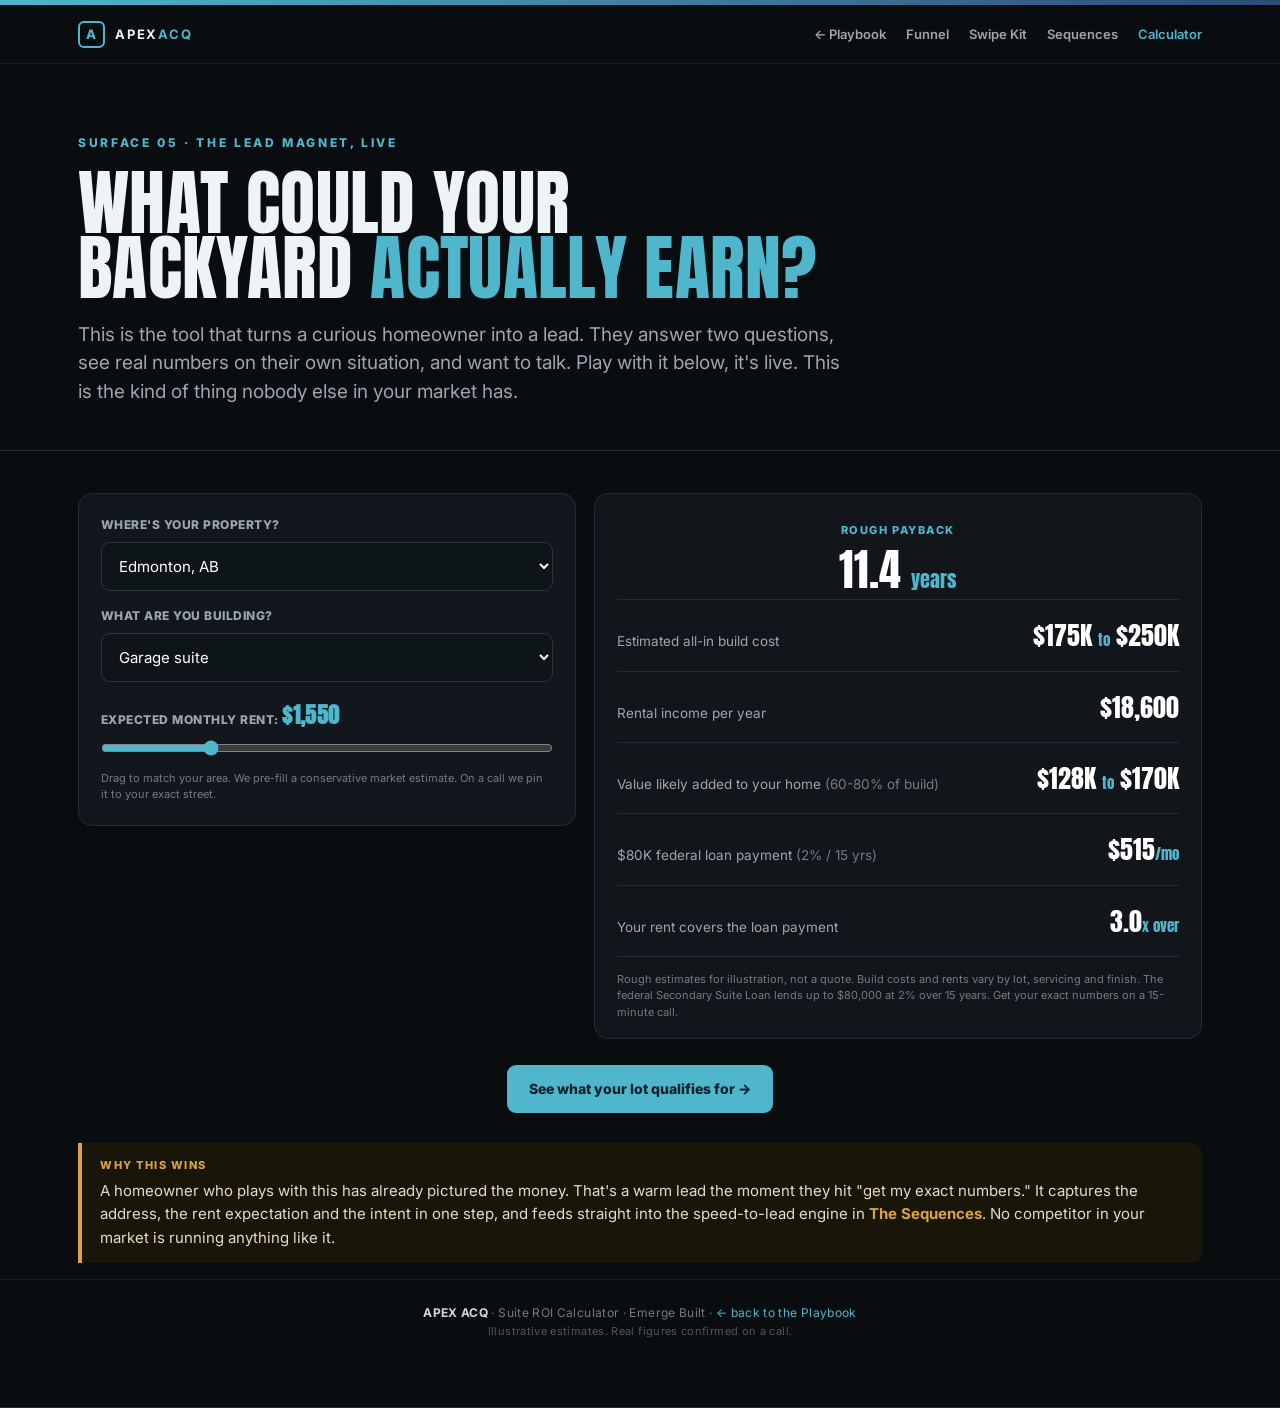
<file: calculator.html>
<!doctype html>
<html lang="en">
<head>
<meta charset="utf-8">
<meta name="robots" content="noindex,nofollow">
<meta name="viewport" content="width=device-width,initial-scale=1">
<title>Suite ROI Calculator · Emerge Built Playbook · Apex ACQ</title>
<link rel="stylesheet" href="apex-forest.css">
<link rel="stylesheet" href="emerge.css">
<style>
  .calc{display:grid;grid-template-columns:0.9fr 1.1fr;gap:18px;align-items:start;}
  @media(max-width:820px){.calc{grid-template-columns:1fr;}}
  .cbox{background:var(--panel);border:1px solid var(--line);border-radius:14px;padding:22px;}
  .cbox label{display:block;font-size:12px;font-weight:800;letter-spacing:.04em;text-transform:uppercase;color:var(--dim);margin:16px 0 7px;}
  .cbox label:first-of-type{margin-top:0;}
  .cbox select,.cbox input[type=number]{width:100%;padding:13px;border-radius:9px;border:1px solid var(--line2);background:#0e1519;color:#fff;font-size:15px;font-family:'Inter';}
  .cbox input[type=range]{width:100%;accent-color:var(--aqua);}
  .rentval{font-family:'Anton';font-size:22px;color:var(--aqua);}
  .out{background:var(--ink);border:1px solid var(--line);border-radius:14px;padding:8px 22px 18px;}
  .orow{display:flex;justify-content:space-between;align-items:baseline;padding:15px 0;border-bottom:1px solid var(--line);}
  .orow:last-child{border-bottom:none;}
  .orow .k{font-size:13.5px;color:var(--dim);max-width:60%;}
  .orow .v{font-family:'Anton';font-size:26px;color:#fff;}
  .orow .v small{font-size:15px;color:var(--aqua);}
  .ohero{text-align:center;padding:20px 0 8px;border-bottom:1px solid var(--line);}
  .ohero .lbl{font-size:11px;font-weight:800;letter-spacing:.14em;text-transform:uppercase;color:var(--aqua);}
  .ohero .big{font-family:'Anton';font-size:44px;color:#fff;line-height:1;margin-top:8px;}
  .disc{font-size:11px;color:var(--dim2);margin-top:14px;line-height:1.5;}
</style>
</head>
<body>

<div class="gradbar"></div>
<div class="topbar"><div class="wrap">
  <div class="brand"><div class="logo">A</div><b>APEX<span>ACQ</span></b></div>
  <div class="topnav">
    <a href="index.html">← Playbook</a>
    <a href="funnel.html">Funnel</a>
    <a href="swipe-kit.html">Swipe Kit</a>
    <a href="sequences.html">Sequences</a>
    <a href="calculator.html" class="active">Calculator</a>
  </div>
</div></div>

<header class="hero"><div class="wrap">
  <span class="kicker">Surface 05 · The Lead Magnet, Live</span>
  <h1>What could your<br>backyard <span class="aq">actually earn?</span></h1>
  <p class="sub">This is the tool that turns a curious homeowner into a lead. They answer two questions, see real numbers on their own situation, and want to talk. Play with it below, it's live. This is the kind of thing nobody else in your market has.</p>
</div></header>

<section><div class="wrap">
  <div class="calc">
    <div class="cbox">
      <label for="city">Where's your property?</label>
      <select id="city">
        <option value="van">Vancouver / Lower Mainland, BC</option>
        <option value="kel">Kelowna / Okanagan, BC</option>
        <option value="cal">Calgary, AB</option>
        <option value="edm" selected>Edmonton, AB</option>
      </select>

      <label for="type">What are you building?</label>
      <select id="type">
        <option value="laneway">Laneway / detached suite</option>
        <option value="garage" selected>Garage suite</option>
        <option value="garden">Garden suite</option>
        <option value="multiplex">Duplex or fourplex unit</option>
      </select>

      <label for="rent">Expected monthly rent: <span class="rentval" id="rentval">$1,550</span></label>
      <input type="range" id="rent" min="800" max="4000" step="50" value="1550">
      <p class="disc" style="margin-top:8px;">Drag to match your area. We pre-fill a conservative market estimate. On a call we pin it to your exact street.</p>
    </div>

    <div class="out">
      <div class="ohero">
        <div class="lbl">Rough payback</div>
        <div class="big" id="payback">--</div>
      </div>
      <div class="orow"><div class="k">Estimated all-in build cost</div><div class="v" id="cost">--</div></div>
      <div class="orow"><div class="k">Rental income per year</div><div class="v" id="income">--</div></div>
      <div class="orow"><div class="k">Value likely added to your home <span style="color:var(--dim2)">(60-80% of build)</span></div><div class="v" id="value">--</div></div>
      <div class="orow"><div class="k">$80K federal loan payment <span style="color:var(--dim2)">(2% / 15 yrs)</span></div><div class="v" id="loan">--</div></div>
      <div class="orow"><div class="k">Your rent covers the loan payment</div><div class="v" id="cover">--</div></div>
      <p class="disc">Rough estimates for illustration, not a quote. Build costs and rents vary by lot, servicing and finish. The federal Secondary Suite Loan lends up to $80,000 at 2% over 15 years. Get your exact numbers on a 15-minute call.</p>
    </div>
  </div>

  <div style="text-align:center;margin-top:26px;">
    <a class="btn btn-aqua" href="index.html#engage">See what your lot qualifies for →</a>
  </div>

  <div class="honest" style="margin-top:30px;">
    <div class="h">Why this wins</div>
    <p>A homeowner who plays with this has already pictured the money. That's a warm lead the moment they hit "get my exact numbers." It captures the address, the rent expectation and the intent in one step, and feeds straight into the speed-to-lead engine in <a href="sequences.html" style="color:var(--amber);font-weight:700;">The Sequences</a>. No competitor in your market is running anything like it.</p>
  </div>
</div></div>

<div class="foot"><div class="wrap">
  <b>APEX ACQ</b> · Suite ROI Calculator · Emerge Built · <a href="index.html" style="color:var(--aqua);">← back to the Playbook</a><br>
  <span class="fnote">Illustrative estimates. Real figures confirmed on a call.</span>
</div></div>

<script>
  const COST = {
    van:{laneway:[550000,750000],garage:[300000,450000],garden:[300000,450000],multiplex:[600000,900000]},
    kel:{laneway:[350000,550000],garage:[200000,320000],garden:[200000,320000],multiplex:[450000,700000]},
    cal:{laneway:[220000,330000],garage:[200000,300000],garden:[180000,290000],multiplex:[400000,650000]},
    edm:{laneway:[200000,300000],garage:[175000,250000],garden:[150000,300000],multiplex:[380000,600000]}
  };
  const RENTDEF = {van:2600, kel:2100, cal:1650, edm:1550};
  const fmt = n => '$' + Math.round(n).toLocaleString('en-CA');
  const fmtk = n => '$' + Math.round(n/1000) + 'K';

  function loanPayment(P){ const r=0.02/12, n=180; return P*r/(1-Math.pow(1+r,-n)); }

  function calc(){
    const city=document.getElementById('city').value;
    const type=document.getElementById('type').value;
    const rent=+document.getElementById('rent').value;
    document.getElementById('rentval').textContent=fmt(rent);

    const [lo,hi]=COST[city][type];
    const mid=(lo+hi)/2;
    const annual=rent*12;
    const payback=mid/annual;
    const loan=loanPayment(Math.min(80000,mid));
    const cover=rent/loan;

    document.getElementById('cost').innerHTML = fmtk(lo)+' <small>to</small> '+fmtk(hi);
    document.getElementById('income').textContent = fmt(annual);
    document.getElementById('value').innerHTML = fmtk(mid*0.6)+' <small>to</small> '+fmtk(mid*0.8);
    document.getElementById('loan').innerHTML = fmt(loan)+'<small>/mo</small>';
    document.getElementById('cover').innerHTML = cover.toFixed(1)+'<small>x over</small>';
    document.getElementById('payback').innerHTML = payback.toFixed(1)+' <span style="font-size:20px;color:var(--aqua)">years</span>';
  }

  const citySel=document.getElementById('city'), rentEl=document.getElementById('rent');
  citySel.addEventListener('change', ()=>{ rentEl.value=RENTDEF[citySel.value]; calc(); });
  document.getElementById('type').addEventListener('change', calc);
  rentEl.addEventListener('input', calc);
  calc();
</script>

</body>
</html>
</file>
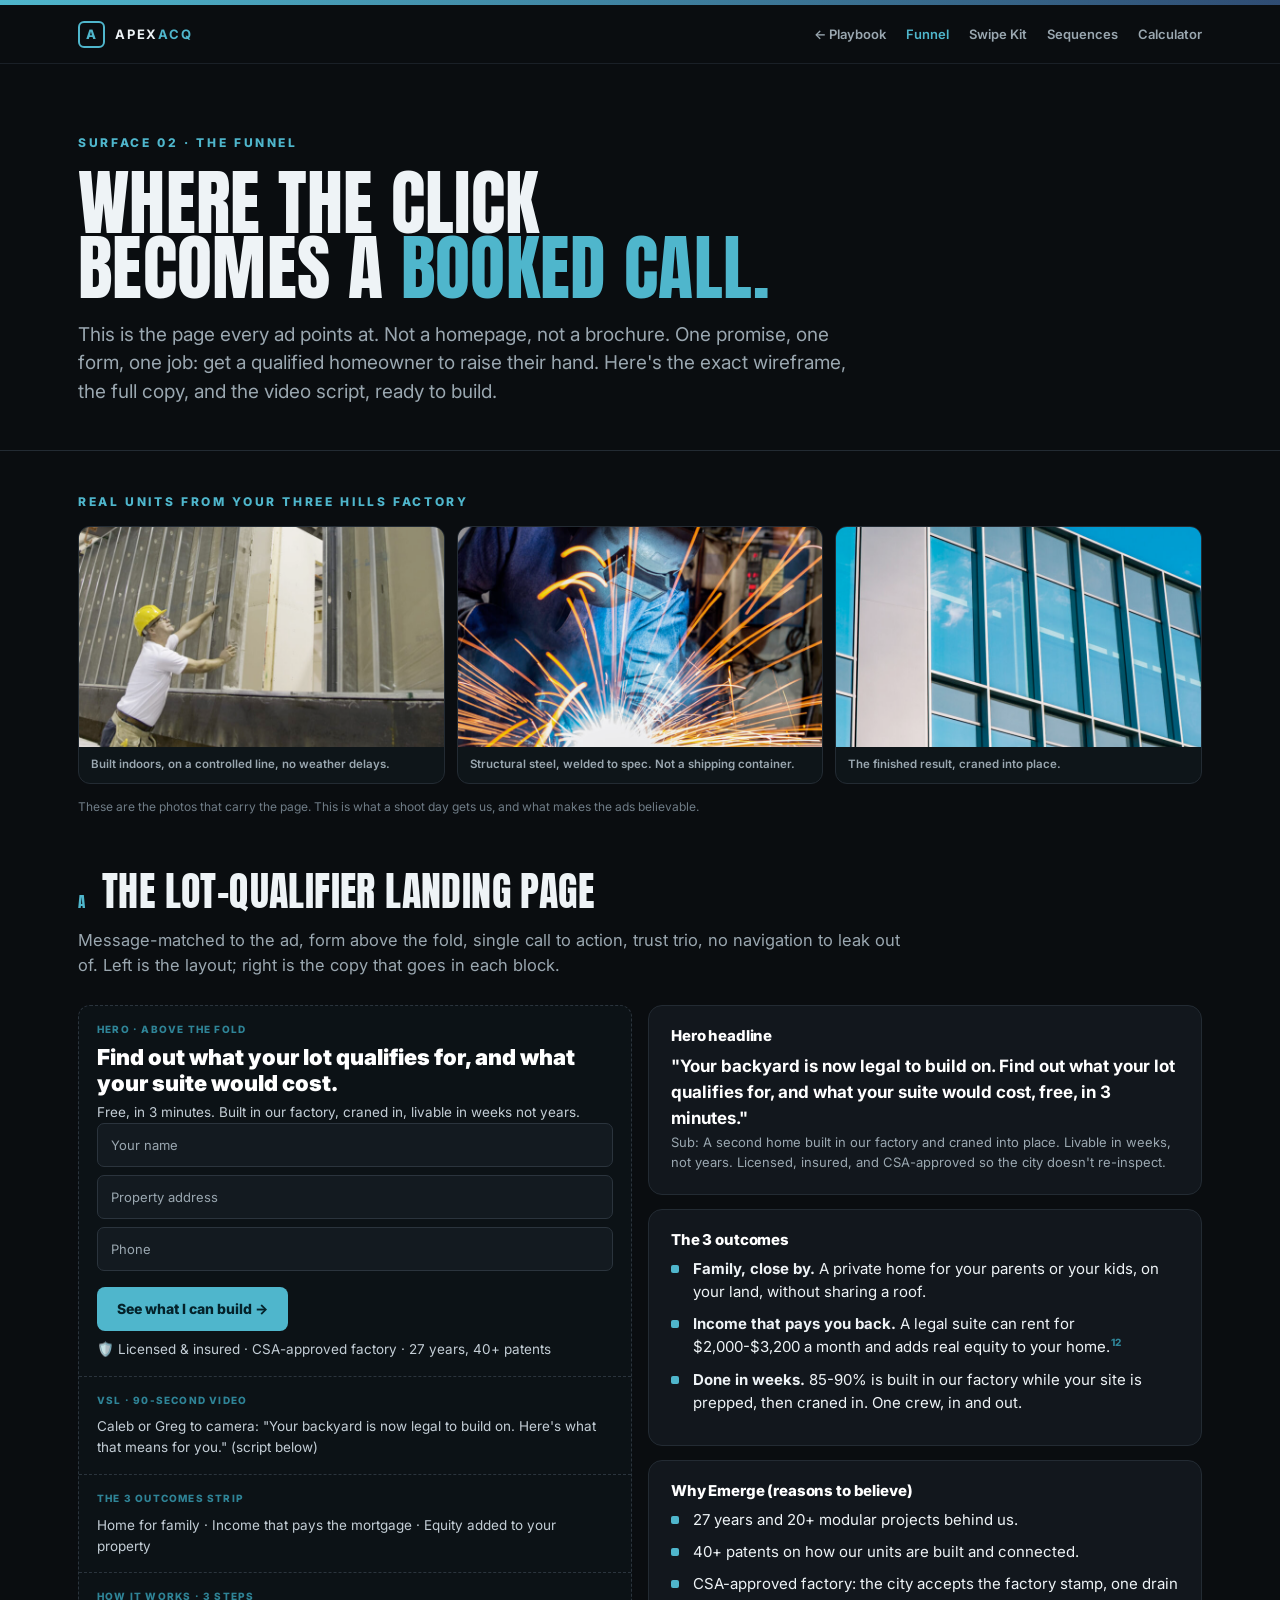
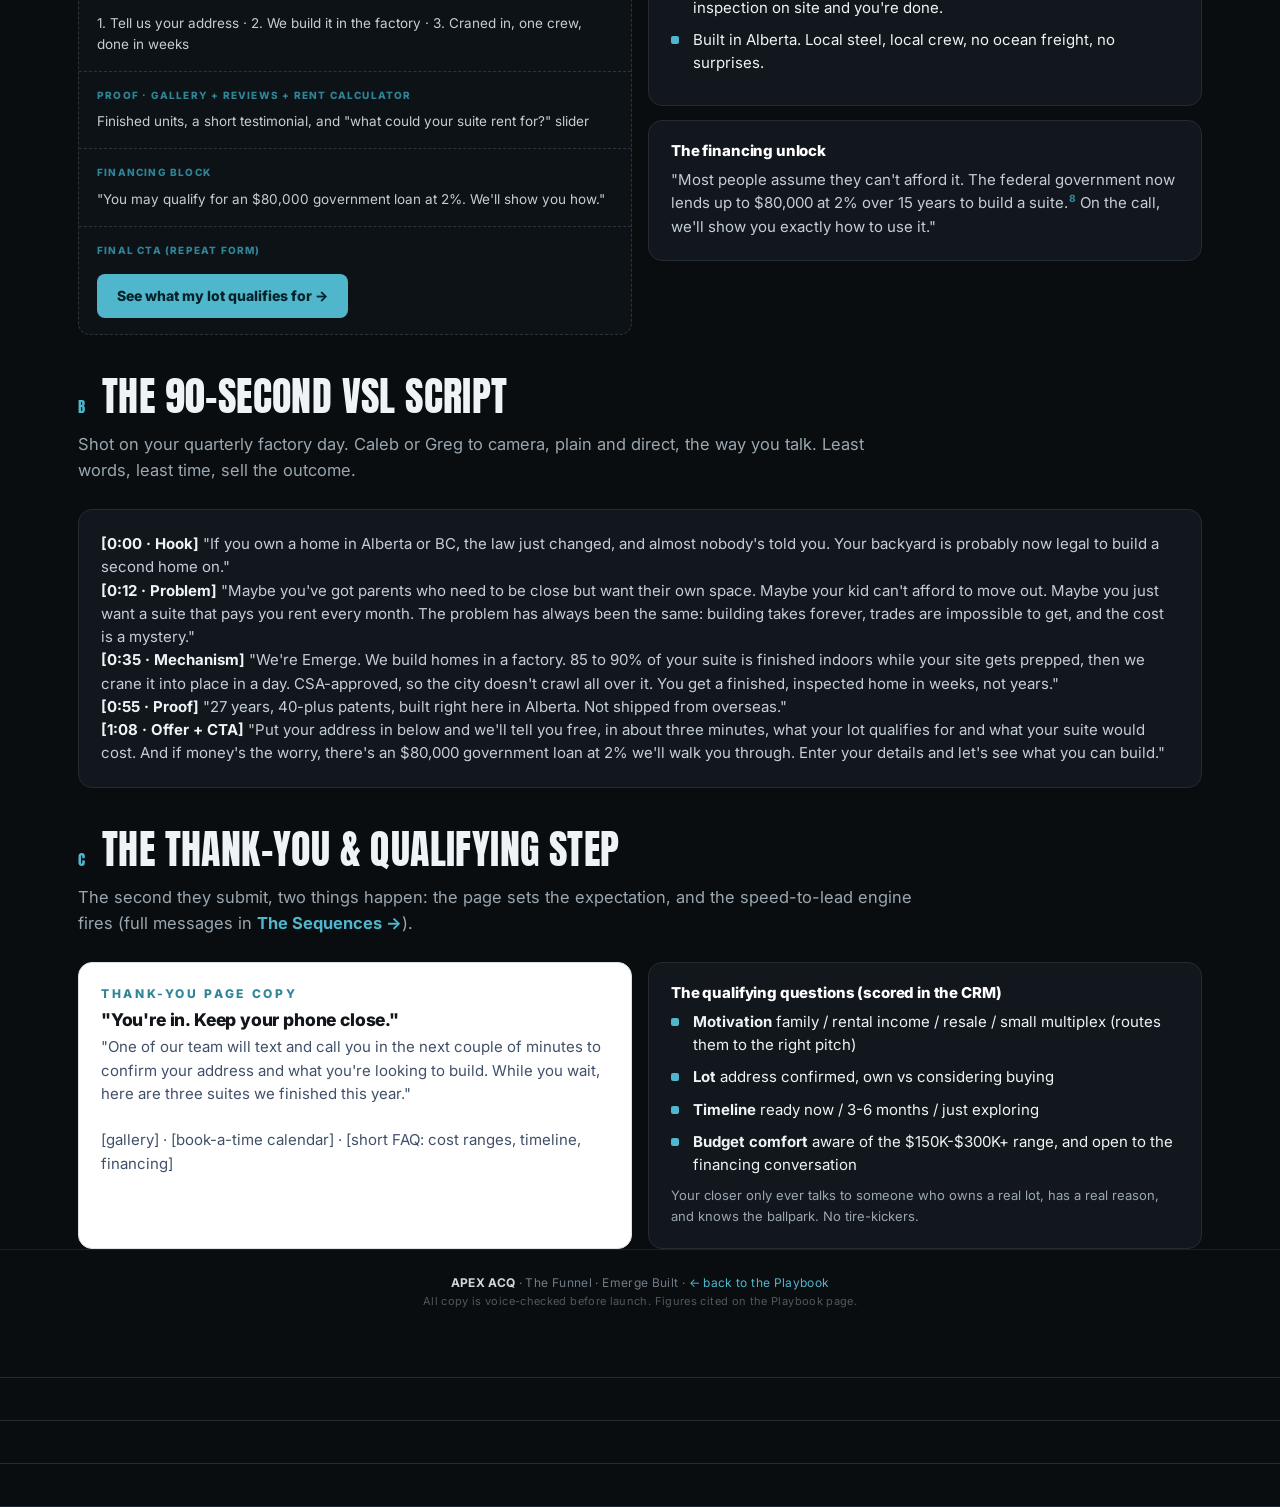
<file: funnel.html>
<!doctype html>
<html lang="en">
<head>
<meta charset="utf-8">
<meta name="robots" content="noindex,nofollow">
<meta name="viewport" content="width=device-width,initial-scale=1">
<title>The Funnel · Emerge Built Playbook · Apex ACQ</title>
<link rel="stylesheet" href="apex-forest.css">
<link rel="stylesheet" href="emerge.css">
</head>
<body>

<div class="gradbar"></div>
<div class="topbar"><div class="wrap">
  <div class="brand"><div class="logo">A</div><b>APEX<span>ACQ</span></b></div>
  <div class="topnav">
    <a href="index.html">← Playbook</a>
    <a href="funnel.html" class="active">Funnel</a>
    <a href="swipe-kit.html">Swipe Kit</a>
    <a href="sequences.html">Sequences</a>
    <a href="calculator.html">Calculator</a>
  </div>
</div></div>

<header class="hero"><div class="wrap">
  <span class="kicker">Surface 02 · The Funnel</span>
  <h1>Where the click<br>becomes a <span class="aq">booked call.</span></h1>
  <p class="sub">This is the page every ad points at. Not a homepage, not a brochure. One promise, one form, one job: get a qualified homeowner to raise their hand. Here's the exact wireframe, the full copy, and the video script, ready to build.</p>
</div></header>

<!-- REAL PHOTO BAND -->
<section><div class="wrap">
  <p class="kicker" style="margin-bottom:12px;">Real units from your Three Hills factory</p>
  <div class="photoband">
    <figure><img src="img/emerge_001.jpg" alt="Emerge modular unit being built in the factory"><figcaption>Built indoors, on a controlled line, no weather delays.</figcaption></figure>
    <figure><img src="img/emerge_002.jpg" alt="Steel welding in the Emerge factory"><figcaption>Structural steel, welded to spec. Not a shipping container.</figcaption></figure>
    <figure><img src="img/emerge_003.jpg" alt="Finished modular building exterior"><figcaption>The finished result, craned into place.</figcaption></figure>
  </div>
  <p class="smsnote">These are the photos that carry the page. This is what a shoot day gets us, and what makes the ads believable.</p>
</div></div>

<!-- WIREFRAME + COPY SIDE BY SIDE -->
<section><div class="wrap">
  <div class="sechead"><span class="secnum">A</span><h2>The lot-qualifier landing page</h2></div>
  <p class="lede">Message-matched to the ad, form above the fold, single call to action, trust trio, no navigation to leak out of. Left is the layout; right is the copy that goes in each block.</p>

  <div class="grid2" style="align-items:start;">
    <!-- WIREFRAME -->
    <div class="wire">
      <div class="wblock">
        <div class="lab">Hero · above the fold</div>
        <div class="big">Find out what your lot qualifies for, and what your suite would cost.</div>
        <div class="p">Free, in 3 minutes. Built in our factory, craned in, livable in weeks not years.</div>
        <div class="wfield">Your name</div>
        <div class="wfield">Property address</div>
        <div class="wfield">Phone</div>
        <div class="wbtn">See what I can build →</div>
        <div class="p" style="margin-top:8px;">🛡️ Licensed &amp; insured · CSA-approved factory · 27 years, 40+ patents</div>
      </div>
      <div class="wblock">
        <div class="lab">VSL · 90-second video</div>
        <div class="p">Caleb or Greg to camera: "Your backyard is now legal to build on. Here's what that means for you." (script below)</div>
      </div>
      <div class="wblock">
        <div class="lab">The 3 outcomes strip</div>
        <div class="p">Home for family · Income that pays the mortgage · Equity added to your property</div>
      </div>
      <div class="wblock">
        <div class="lab">How it works · 3 steps</div>
        <div class="p">1. Tell us your address · 2. We build it in the factory · 3. Craned in, one crew, done in weeks</div>
      </div>
      <div class="wblock">
        <div class="lab">Proof · gallery + reviews + rent calculator</div>
        <div class="p">Finished units, a short testimonial, and "what could your suite rent for?" slider</div>
      </div>
      <div class="wblock">
        <div class="lab">Financing block</div>
        <div class="p">"You may qualify for an $80,000 government loan at 2%. We'll show you how."</div>
      </div>
      <div class="wblock">
        <div class="lab">Final CTA (repeat form)</div>
        <div class="wbtn">See what my lot qualifies for →</div>
      </div>
    </div>

    <!-- COPY -->
    <div>
      <div class="card">
        <h4>Hero headline</h4>
        <p style="font-size:17px;color:#fff;font-weight:700;">"Your backyard is now legal to build on. Find out what your lot qualifies for, and what your suite would cost, free, in 3 minutes."</p>
        <p style="color:var(--dim);font-size:13px;">Sub: A second home built in our factory and craned into place. Livable in weeks, not years. Licensed, insured, and CSA-approved so the city doesn't re-inspect.</p>
      </div>
      <div class="card" style="margin-top:14px;">
        <h4>The 3 outcomes</h4>
        <ul class="clean">
          <li><b>Family, close by.</b> A private home for your parents or your kids, on your land, without sharing a roof.</li>
          <li><b>Income that pays you back.</b> A legal suite can rent for $2,000-$3,200 a month and adds real equity to your home.<span class="ref">12</span></li>
          <li><b>Done in weeks.</b> 85-90% is built in our factory while your site is prepped, then craned in. One crew, in and out.</li>
        </ul>
      </div>
      <div class="card" style="margin-top:14px;">
        <h4>Why Emerge (reasons to believe)</h4>
        <ul class="clean">
          <li>27 years and 20+ modular projects behind us.</li>
          <li>40+ patents on how our units are built and connected.</li>
          <li>CSA-approved factory: the city accepts the factory stamp, one drain inspection on site and you're done.</li>
          <li>Built in Alberta. Local steel, local crew, no ocean freight, no surprises.</li>
        </ul>
      </div>
      <div class="card" style="margin-top:14px;">
        <h4>The financing unlock</h4>
        <p>"Most people assume they can't afford it. The federal government now lends up to $80,000 at 2% over 15 years to build a suite.<span class="ref">8</span> On the call, we'll show you exactly how to use it."</p>
      </div>
    </div>
  </div>
</div></div>

<!-- VSL SCRIPT -->
<section><div class="wrap">
  <div class="sechead"><span class="secnum">B</span><h2>The 90-second VSL script</h2></div>
  <p class="lede">Shot on your quarterly factory day. Caleb or Greg to camera, plain and direct, the way you talk. Least words, least time, sell the outcome.</p>
  <div class="card">
    <p><b>[0:00 · Hook]</b> "If you own a home in Alberta or BC, the law just changed, and almost nobody's told you. Your backyard is probably now legal to build a second home on."</p>
    <p><b>[0:12 · Problem]</b> "Maybe you've got parents who need to be close but want their own space. Maybe your kid can't afford to move out. Maybe you just want a suite that pays you rent every month. The problem has always been the same: building takes forever, trades are impossible to get, and the cost is a mystery."</p>
    <p><b>[0:35 · Mechanism]</b> "We're Emerge. We build homes in a factory. 85 to 90% of your suite is finished indoors while your site gets prepped, then we crane it into place in a day. CSA-approved, so the city doesn't crawl all over it. You get a finished, inspected home in weeks, not years."</p>
    <p><b>[0:55 · Proof]</b> "27 years, 40-plus patents, built right here in Alberta. Not shipped from overseas."</p>
    <p><b>[1:08 · Offer + CTA]</b> "Put your address in below and we'll tell you free, in about three minutes, what your lot qualifies for and what your suite would cost. And if money's the worry, there's an $80,000 government loan at 2% we'll walk you through. Enter your details and let's see what you can build."</p>
  </div>
</div></div>

<!-- THANK YOU / QUALIFY -->
<section><div class="wrap">
  <div class="sechead"><span class="secnum">C</span><h2>The thank-you &amp; qualifying step</h2></div>
  <p class="lede">The second they submit, two things happen: the page sets the expectation, and the speed-to-lead engine fires (full messages in <a href="sequences.html" style="color:var(--aqua);font-weight:700;">The Sequences →</a>).</p>
  <div class="grid2">
    <div class="card-l">
      <div class="kicker" style="color:var(--aqua-d);">Thank-you page copy</div>
      <h3 style="color:var(--ink);margin:6px 0;">"You're in. Keep your phone close."</h3>
      <p style="color:#41506a;">"One of our team will text and call you in the next couple of minutes to confirm your address and what you're looking to build. While you wait, here are three suites we finished this year." <br><br>[gallery] · [book-a-time calendar] · [short FAQ: cost ranges, timeline, financing]</p>
    </div>
    <div class="card">
      <h4>The qualifying questions (scored in the CRM)</h4>
      <ul class="clean">
        <li><b>Motivation</b> family / rental income / resale / small multiplex (routes them to the right pitch)</li>
        <li><b>Lot</b> address confirmed, own vs considering buying</li>
        <li><b>Timeline</b> ready now / 3-6 months / just exploring</li>
        <li><b>Budget comfort</b> aware of the $150K-$300K+ range, and open to the financing conversation</li>
      </ul>
      <p style="color:var(--dim);font-size:13px;">Your closer only ever talks to someone who owns a real lot, has a real reason, and knows the ballpark. No tire-kickers.</p>
    </div>
  </div>
</div></div>

<div class="foot"><div class="wrap">
  <b>APEX ACQ</b> · The Funnel · Emerge Built · <a href="index.html" style="color:var(--aqua);">← back to the Playbook</a><br>
  <span class="fnote">All copy is voice-checked before launch. Figures cited on the Playbook page.</span>
</div></div>

</body>
</html>
</file>
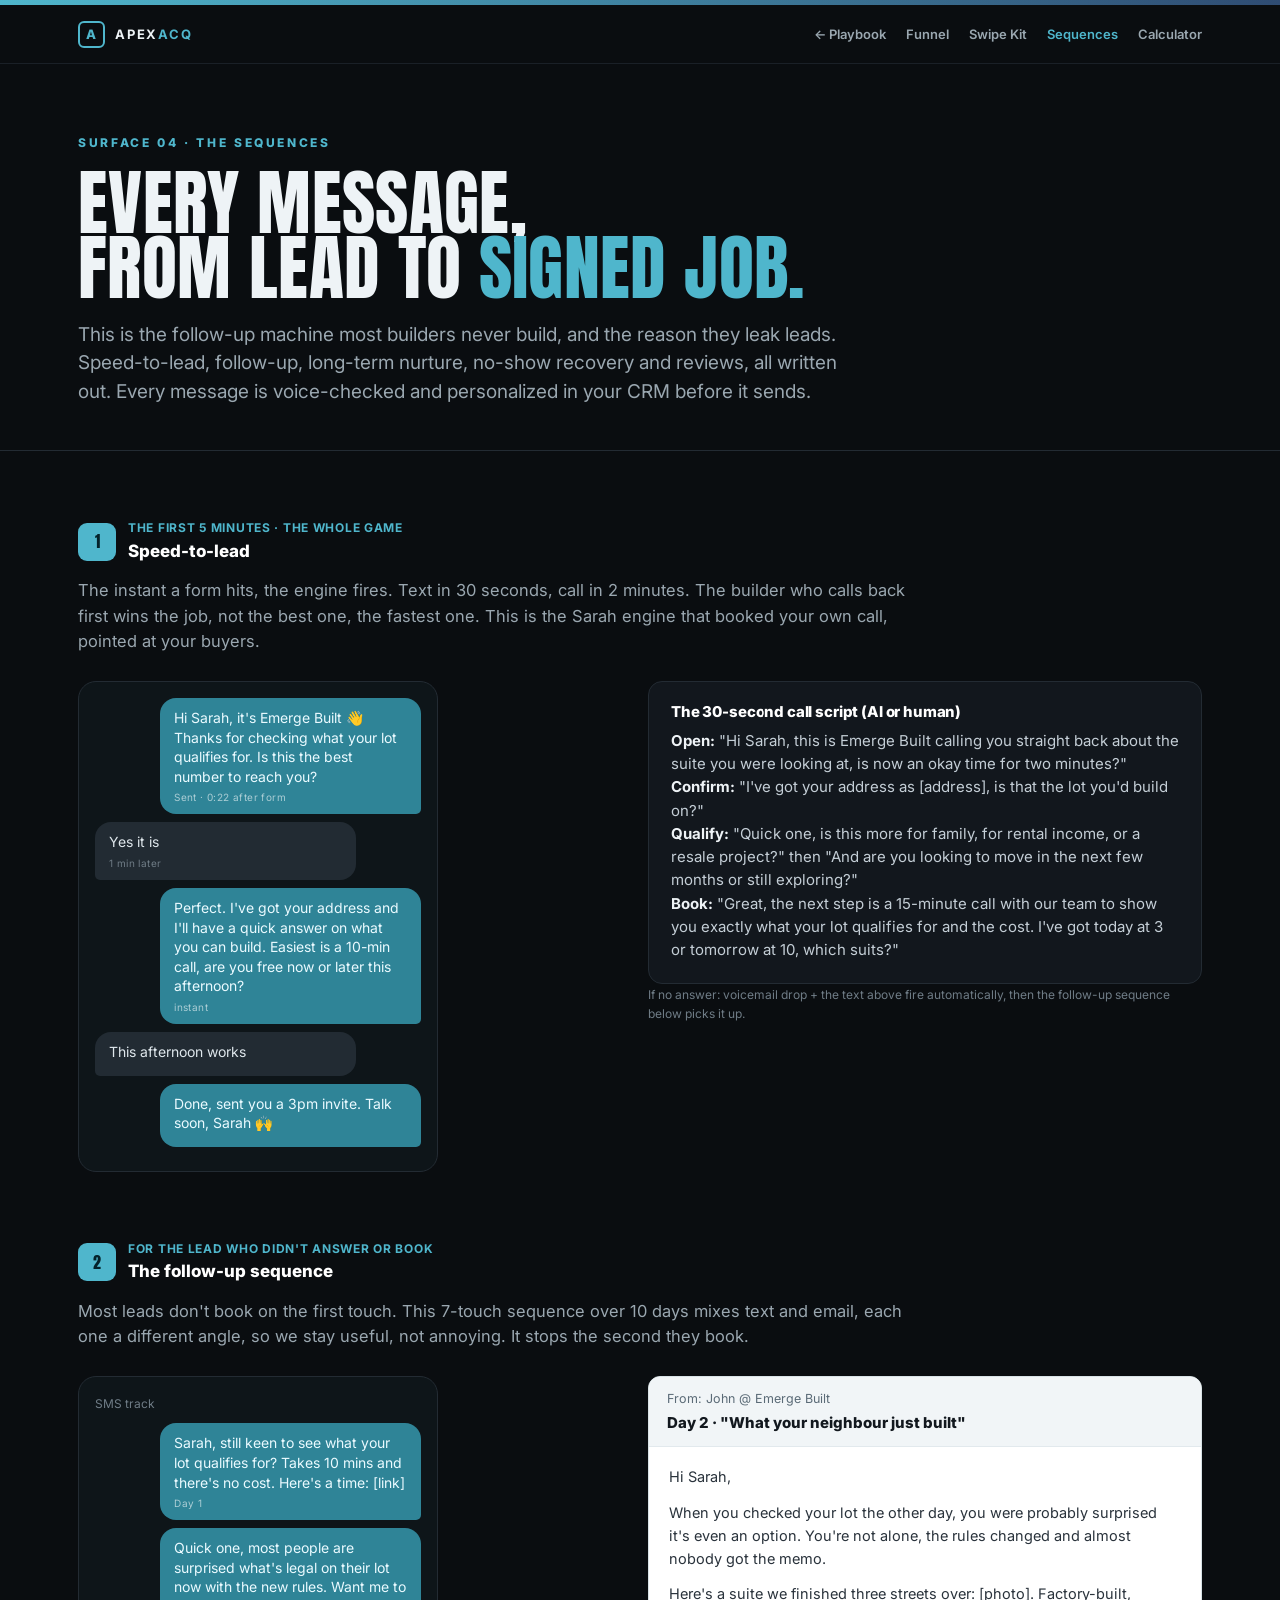
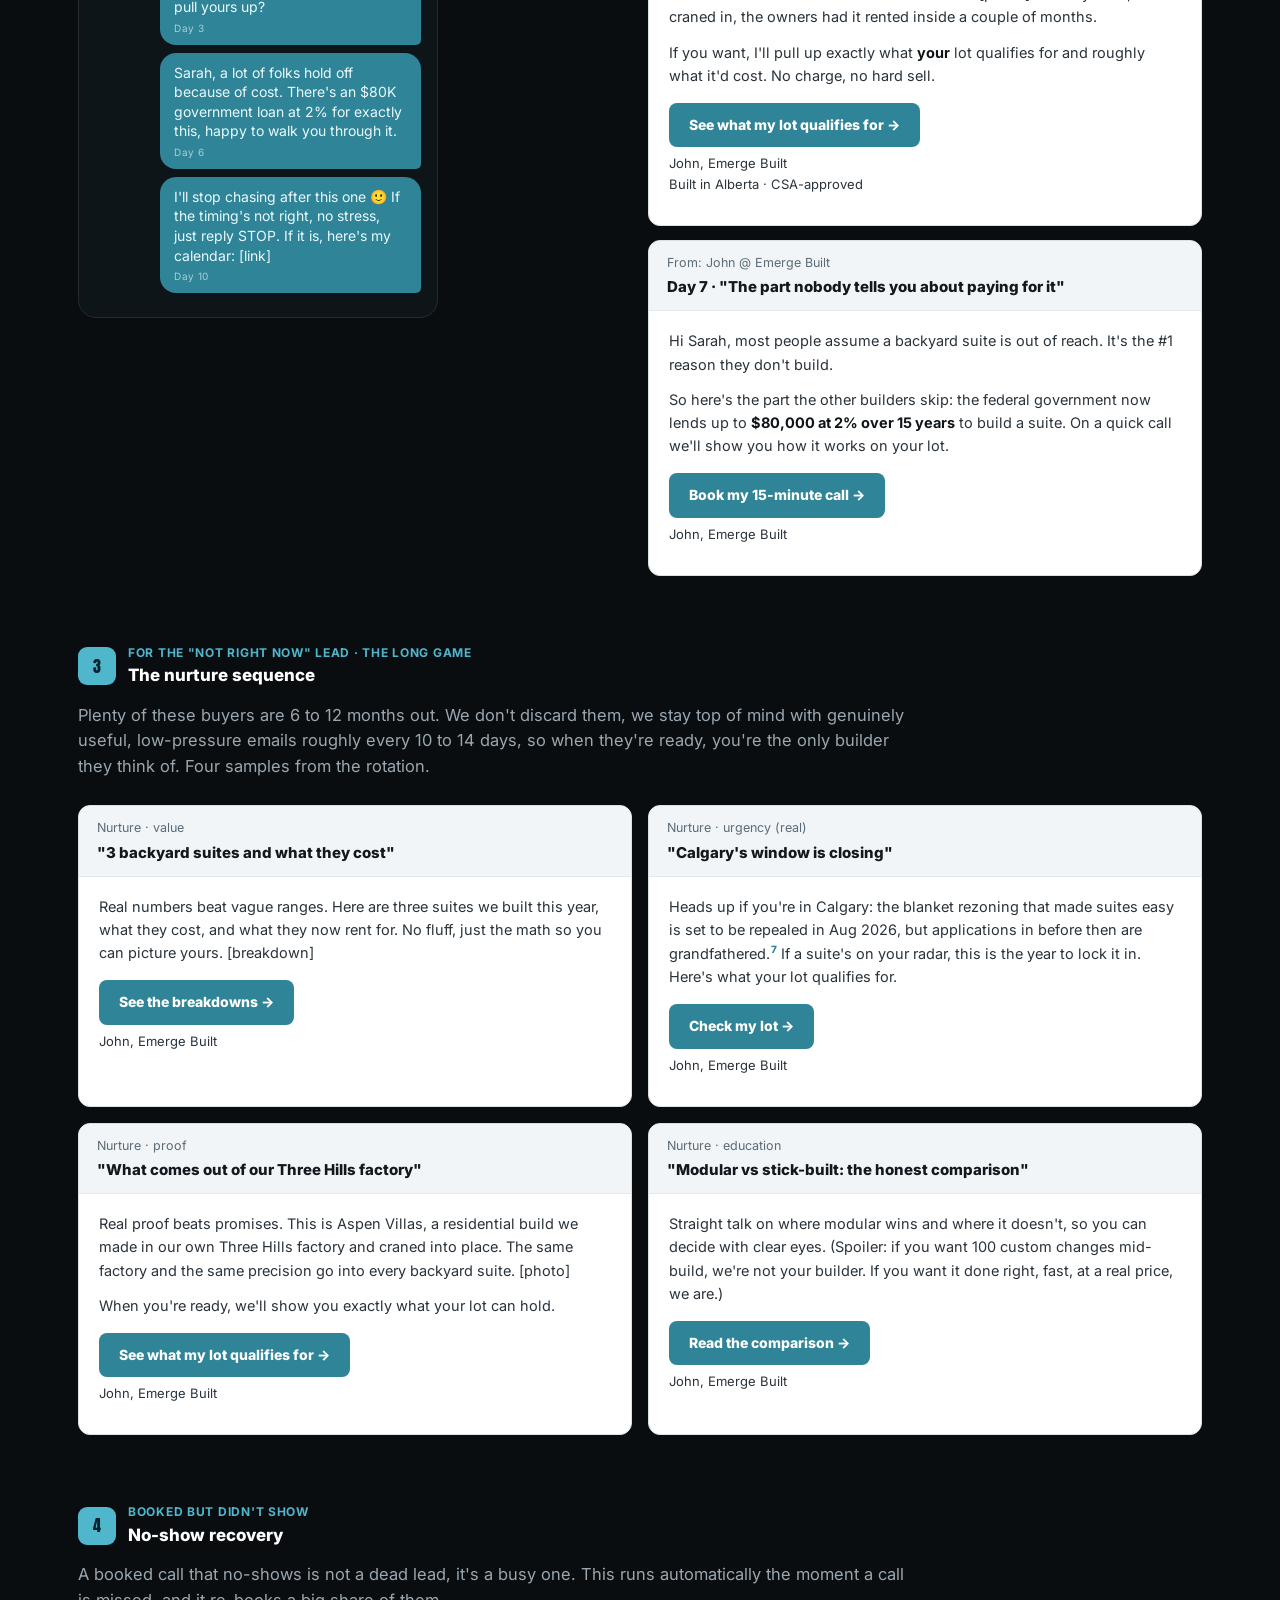
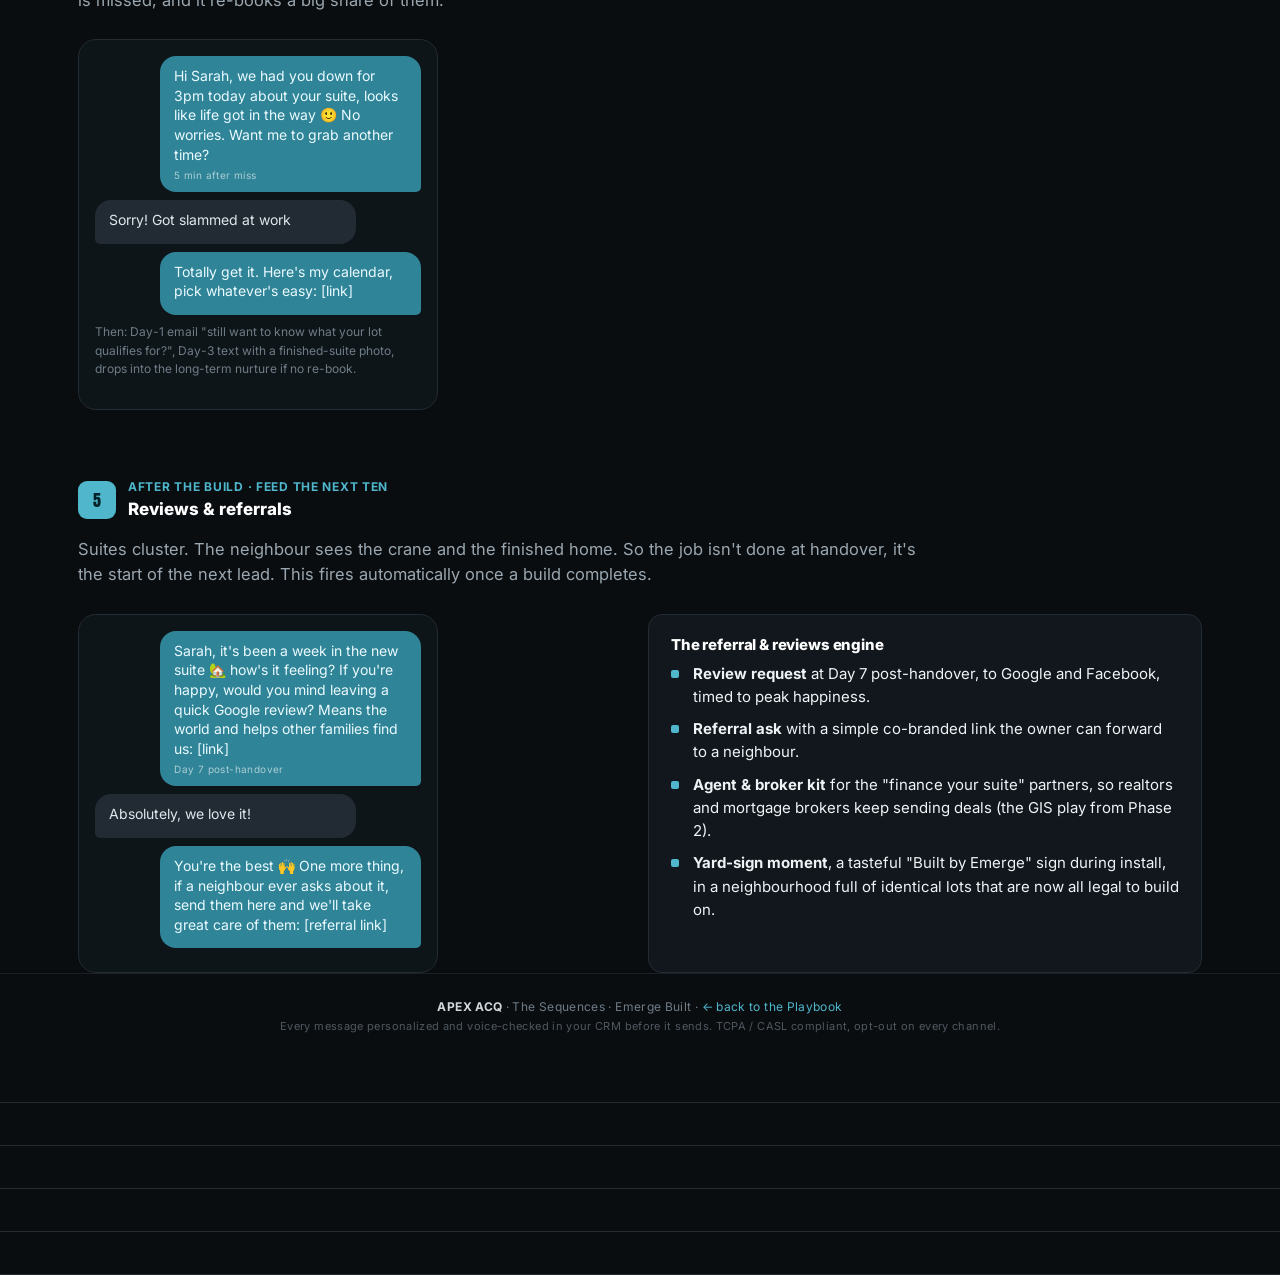
<file: sequences.html>
<!doctype html>
<html lang="en">
<head>
<meta charset="utf-8">
<meta name="robots" content="noindex,nofollow">
<meta name="viewport" content="width=device-width,initial-scale=1">
<title>The Sequences · Emerge Built Playbook · Apex ACQ</title>
<link rel="stylesheet" href="apex-forest.css">
<link rel="stylesheet" href="emerge.css">
</head>
<body>

<div class="gradbar"></div>
<div class="topbar"><div class="wrap">
  <div class="brand"><div class="logo">A</div><b>APEX<span>ACQ</span></b></div>
  <div class="topnav">
    <a href="index.html">← Playbook</a>
    <a href="funnel.html">Funnel</a>
    <a href="swipe-kit.html">Swipe Kit</a>
    <a href="sequences.html" class="active">Sequences</a>
    <a href="calculator.html">Calculator</a>
  </div>
</div></div>

<header class="hero"><div class="wrap">
  <span class="kicker">Surface 04 · The Sequences</span>
  <h1>Every message,<br>from lead to <span class="aq">signed job.</span></h1>
  <p class="sub">This is the follow-up machine most builders never build, and the reason they leak leads. Speed-to-lead, follow-up, long-term nurture, no-show recovery and reviews, all written out. Every message is voice-checked and personalized in your CRM before it sends.</p>
</div></header>

<!-- 1 SPEED TO LEAD -->
<section><div class="wrap">
  <div class="seqstep"><div class="b">1</div><div class="t"><span>The first 5 minutes · the whole game</span>Speed-to-lead</div></div>
  <p class="lede">The instant a form hits, the engine fires. Text in 30 seconds, call in 2 minutes. The builder who calls back first wins the job, not the best one, the fastest one. This is the Sarah engine that booked your own call, pointed at your buyers.</p>
  <div class="grid2" style="align-items:start;">
    <div class="phone">
      <div class="sms out">Hi Sarah, it's Emerge Built 👋 Thanks for checking what your lot qualifies for. Is this the best number to reach you? <span class="meta">Sent · 0:22 after form</span></div>
      <div class="sms in">Yes it is<span class="meta">1 min later</span></div>
      <div class="sms out">Perfect. I've got your address and I'll have a quick answer on what you can build. Easiest is a 10-min call, are you free now or later this afternoon? <span class="meta">instant</span></div>
      <div class="sms in">This afternoon works<span class="meta"></span></div>
      <div class="sms out">Done, sent you a 3pm invite. Talk soon, Sarah 🙌<span class="meta"></span></div>
    </div>
    <div>
      <div class="card">
        <h4>The 30-second call script (AI or human)</h4>
        <p><b>Open:</b> "Hi Sarah, this is Emerge Built calling you straight back about the suite you were looking at, is now an okay time for two minutes?"</p>
        <p><b>Confirm:</b> "I've got your address as [address], is that the lot you'd build on?"</p>
        <p><b>Qualify:</b> "Quick one, is this more for family, for rental income, or a resale project?" then "And are you looking to move in the next few months or still exploring?"</p>
        <p><b>Book:</b> "Great, the next step is a 15-minute call with our team to show you exactly what your lot qualifies for and the cost. I've got today at 3 or tomorrow at 10, which suits?"</p>
      </div>
      <p class="smsnote">If no answer: voicemail drop + the text above fire automatically, then the follow-up sequence below picks it up.</p>
    </div>
  </div>
</div></div>

<!-- 2 FOLLOW UP -->
<section><div class="wrap">
  <div class="seqstep"><div class="b">2</div><div class="t"><span>For the lead who didn't answer or book</span>The follow-up sequence</div></div>
  <p class="lede">Most leads don't book on the first touch. This 7-touch sequence over 10 days mixes text and email, each one a different angle, so we stay useful, not annoying. It stops the second they book.</p>

  <div class="grid2" style="align-items:start;">
    <div class="phone">
      <div class="smsnote" style="margin-bottom:10px;">SMS track</div>
      <div class="sms out">Sarah, still keen to see what your lot qualifies for? Takes 10 mins and there's no cost. Here's a time: [link] <span class="meta">Day 1</span></div>
      <div class="sms out">Quick one, most people are surprised what's legal on their lot now with the new rules. Want me to pull yours up? <span class="meta">Day 3</span></div>
      <div class="sms out">Sarah, a lot of folks hold off because of cost. There's an $80K government loan at 2% for exactly this, happy to walk you through it. <span class="meta">Day 6</span></div>
      <div class="sms out">I'll stop chasing after this one 🙂 If the timing's not right, no stress, just reply STOP. If it is, here's my calendar: [link] <span class="meta">Day 10</span></div>
    </div>
    <div>
      <div class="email">
        <div class="ehead">From: John @ Emerge Built<div class="subj">Day 2 · "What your neighbour just built"</div></div>
        <div class="ebody">
          <p>Hi Sarah,</p>
          <p>When you checked your lot the other day, you were probably surprised it's even an option. You're not alone, the rules changed and almost nobody got the memo.</p>
          <p>Here's a suite we finished three streets over: [photo]. Factory-built, craned in, the owners had it rented inside a couple of months.</p>
          <p>If you want, I'll pull up exactly what <b>your</b> lot qualifies for and roughly what it'd cost. No charge, no hard sell.</p>
          <a class="ecta">See what my lot qualifies for →</a>
          <p class="esig">John, Emerge Built<br>Built in Alberta · CSA-approved</p>
        </div>
      </div>
      <div class="email" style="margin-top:14px;">
        <div class="ehead">From: John @ Emerge Built<div class="subj">Day 7 · "The part nobody tells you about paying for it"</div></div>
        <div class="ebody">
          <p>Hi Sarah, most people assume a backyard suite is out of reach. It's the #1 reason they don't build.</p>
          <p>So here's the part the other builders skip: the federal government now lends up to <b>$80,000 at 2% over 15 years</b> to build a suite. On a quick call we'll show you how it works on your lot.</p>
          <a class="ecta">Book my 15-minute call →</a>
          <p class="esig">John, Emerge Built</p>
        </div>
      </div>
    </div>
  </div>
</div></div>

<!-- 3 NURTURE -->
<section><div class="wrap">
  <div class="seqstep"><div class="b">3</div><div class="t"><span>For the "not right now" lead · the long game</span>The nurture sequence</div></div>
  <p class="lede">Plenty of these buyers are 6 to 12 months out. We don't discard them, we stay top of mind with genuinely useful, low-pressure emails roughly every 10 to 14 days, so when they're ready, you're the only builder they think of. Four samples from the rotation.</p>
  <div class="grid2">
    <div class="email">
      <div class="ehead">Nurture · value<div class="subj">"3 backyard suites and what they cost"</div></div>
      <div class="ebody">
        <p>Real numbers beat vague ranges. Here are three suites we built this year, what they cost, and what they now rent for. No fluff, just the math so you can picture yours. [breakdown]</p>
        <a class="ecta">See the breakdowns →</a>
        <p class="esig">John, Emerge Built</p>
      </div>
    </div>
    <div class="email">
      <div class="ehead">Nurture · urgency (real)<div class="subj">"Calgary's window is closing"</div></div>
      <div class="ebody">
        <p>Heads up if you're in Calgary: the blanket rezoning that made suites easy is set to be repealed in Aug 2026, but applications in before then are grandfathered.<span class="ref">7</span> If a suite's on your radar, this is the year to lock it in. Here's what your lot qualifies for.</p>
        <a class="ecta">Check my lot →</a>
        <p class="esig">John, Emerge Built</p>
      </div>
    </div>
    <div class="email">
      <div class="ehead">Nurture · proof<div class="subj">"What comes out of our Three Hills factory"</div></div>
      <div class="ebody">
        <p>Real proof beats promises. This is Aspen Villas, a residential build we made in our own Three Hills factory and craned into place. The same factory and the same precision go into every backyard suite. [photo]</p>
        <p>When you're ready, we'll show you exactly what your lot can hold.</p>
        <a class="ecta">See what my lot qualifies for →</a>
        <p class="esig">John, Emerge Built</p>
      </div>
    </div>
    <div class="email">
      <div class="ehead">Nurture · education<div class="subj">"Modular vs stick-built: the honest comparison"</div></div>
      <div class="ebody">
        <p>Straight talk on where modular wins and where it doesn't, so you can decide with clear eyes. (Spoiler: if you want 100 custom changes mid-build, we're not your builder. If you want it done right, fast, at a real price, we are.)</p>
        <a class="ecta">Read the comparison →</a>
        <p class="esig">John, Emerge Built</p>
      </div>
    </div>
  </div>
</div></div>

<!-- 4 NO SHOW -->
<section><div class="wrap">
  <div class="seqstep"><div class="b">4</div><div class="t"><span>Booked but didn't show</span>No-show recovery</div></div>
  <p class="lede">A booked call that no-shows is not a dead lead, it's a busy one. This runs automatically the moment a call is missed, and it re-books a big share of them.</p>
  <div class="phone">
    <div class="sms out">Hi Sarah, we had you down for 3pm today about your suite, looks like life got in the way 🙂 No worries. Want me to grab another time? <span class="meta">5 min after miss</span></div>
    <div class="sms in">Sorry! Got slammed at work<span class="meta"></span></div>
    <div class="sms out">Totally get it. Here's my calendar, pick whatever's easy: [link] <span class="meta"></span></div>
    <div class="smsnote">Then: Day-1 email "still want to know what your lot qualifies for?", Day-3 text with a finished-suite photo, drops into the long-term nurture if no re-book.</div>
  </div>
</div></div>

<!-- 5 POST-SALE / REVIEWS -->
<section><div class="wrap">
  <div class="seqstep"><div class="b">5</div><div class="t"><span>After the build · feed the next ten</span>Reviews &amp; referrals</div></div>
  <p class="lede">Suites cluster. The neighbour sees the crane and the finished home. So the job isn't done at handover, it's the start of the next lead. This fires automatically once a build completes.</p>
  <div class="grid2">
    <div class="phone">
      <div class="sms out">Sarah, it's been a week in the new suite 🏡 how's it feeling? If you're happy, would you mind leaving a quick Google review? Means the world and helps other families find us: [link] <span class="meta">Day 7 post-handover</span></div>
      <div class="sms in">Absolutely, we love it!<span class="meta"></span></div>
      <div class="sms out">You're the best 🙌 One more thing, if a neighbour ever asks about it, send them here and we'll take great care of them: [referral link] <span class="meta"></span></div>
    </div>
    <div class="card">
      <h4>The referral &amp; reviews engine</h4>
      <ul class="clean">
        <li><b>Review request</b> at Day 7 post-handover, to Google and Facebook, timed to peak happiness.</li>
        <li><b>Referral ask</b> with a simple co-branded link the owner can forward to a neighbour.</li>
        <li><b>Agent &amp; broker kit</b> for the "finance your suite" partners, so realtors and mortgage brokers keep sending deals (the GIS play from Phase 2).</li>
        <li><b>Yard-sign moment</b>, a tasteful "Built by Emerge" sign during install, in a neighbourhood full of identical lots that are now all legal to build on.</li>
      </ul>
    </div>
  </div>
</div></div>

<div class="foot"><div class="wrap">
  <b>APEX ACQ</b> · The Sequences · Emerge Built · <a href="index.html" style="color:var(--aqua);">← back to the Playbook</a><br>
  <span class="fnote">Every message personalized and voice-checked in your CRM before it sends. TCPA / CASL compliant, opt-out on every channel.</span>
</div></div>

</body>
</html>
</file>
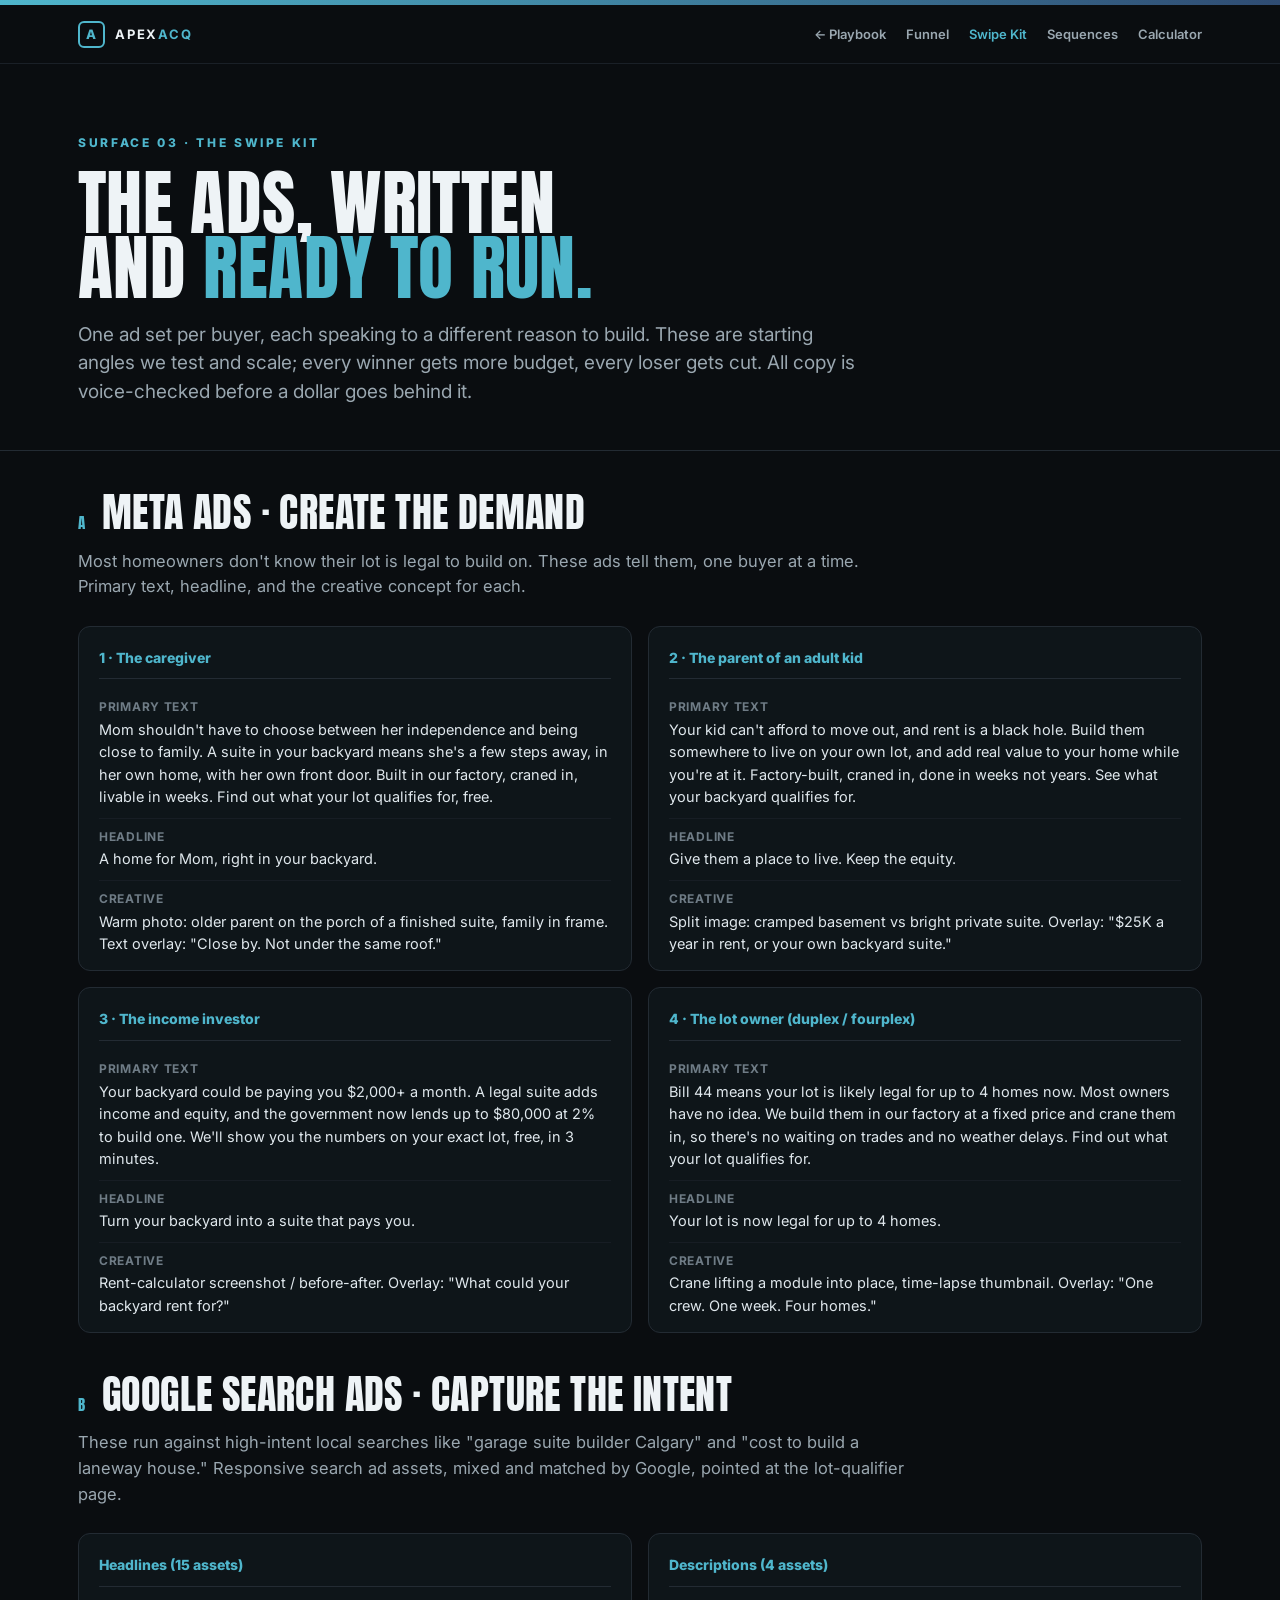
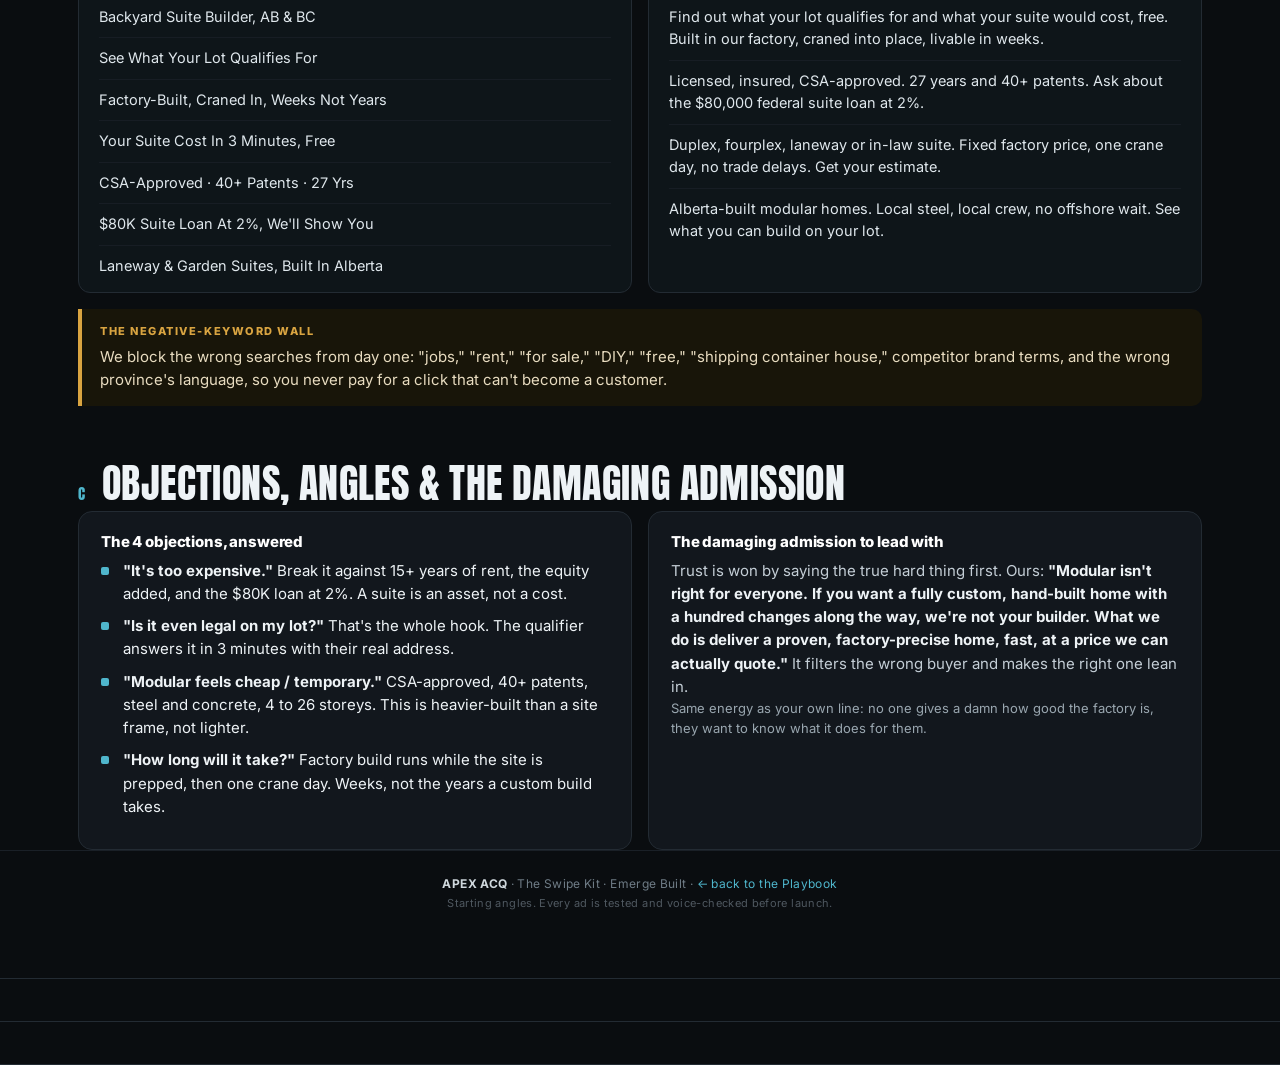
<file: swipe-kit.html>
<!doctype html>
<html lang="en">
<head>
<meta charset="utf-8">
<meta name="robots" content="noindex,nofollow">
<meta name="viewport" content="width=device-width,initial-scale=1">
<title>The Swipe Kit · Emerge Built Playbook · Apex ACQ</title>
<link rel="stylesheet" href="apex-forest.css">
<link rel="stylesheet" href="emerge.css">
</head>
<body>

<div class="gradbar"></div>
<div class="topbar"><div class="wrap">
  <div class="brand"><div class="logo">A</div><b>APEX<span>ACQ</span></b></div>
  <div class="topnav">
    <a href="index.html">← Playbook</a>
    <a href="funnel.html">Funnel</a>
    <a href="swipe-kit.html" class="active">Swipe Kit</a>
    <a href="sequences.html">Sequences</a>
    <a href="calculator.html">Calculator</a>
  </div>
</div></div>

<header class="hero"><div class="wrap">
  <span class="kicker">Surface 03 · The Swipe Kit</span>
  <h1>The ads, written<br>and <span class="aq">ready to run.</span></h1>
  <p class="sub">One ad set per buyer, each speaking to a different reason to build. These are starting angles we test and scale; every winner gets more budget, every loser gets cut. All copy is voice-checked before a dollar goes behind it.</p>
</div></header>

<!-- META -->
<section><div class="wrap">
  <div class="sechead"><span class="secnum">A</span><h2>Meta ads · create the demand</h2></div>
  <p class="lede">Most homeowners don't know their lot is legal to build on. These ads tell them, one buyer at a time. Primary text, headline, and the creative concept for each.</p>

  <div class="grid2">
    <div class="copybank">
      <div class="h">1 · The caregiver</div>
      <div class="line"><span>Primary text</span>Mom shouldn't have to choose between her independence and being close to family. A suite in your backyard means she's a few steps away, in her own home, with her own front door. Built in our factory, craned in, livable in weeks. Find out what your lot qualifies for, free.</div>
      <div class="line"><span>Headline</span>A home for Mom, right in your backyard.</div>
      <div class="line"><span>Creative</span>Warm photo: older parent on the porch of a finished suite, family in frame. Text overlay: "Close by. Not under the same roof."</div>
    </div>
    <div class="copybank">
      <div class="h">2 · The parent of an adult kid</div>
      <div class="line"><span>Primary text</span>Your kid can't afford to move out, and rent is a black hole. Build them somewhere to live on your own lot, and add real value to your home while you're at it. Factory-built, craned in, done in weeks not years. See what your backyard qualifies for.</div>
      <div class="line"><span>Headline</span>Give them a place to live. Keep the equity.</div>
      <div class="line"><span>Creative</span>Split image: cramped basement vs bright private suite. Overlay: "$25K a year in rent, or your own backyard suite."</div>
    </div>
    <div class="copybank">
      <div class="h">3 · The income investor</div>
      <div class="line"><span>Primary text</span>Your backyard could be paying you $2,000+ a month. A legal suite adds income and equity, and the government now lends up to $80,000 at 2% to build one. We'll show you the numbers on your exact lot, free, in 3 minutes.</div>
      <div class="line"><span>Headline</span>Turn your backyard into a suite that pays you.</div>
      <div class="line"><span>Creative</span>Rent-calculator screenshot / before-after. Overlay: "What could your backyard rent for?"</div>
    </div>
    <div class="copybank">
      <div class="h">4 · The lot owner (duplex / fourplex)</div>
      <div class="line"><span>Primary text</span>Bill 44 means your lot is likely legal for up to 4 homes now. Most owners have no idea. We build them in our factory at a fixed price and crane them in, so there's no waiting on trades and no weather delays. Find out what your lot qualifies for.</div>
      <div class="line"><span>Headline</span>Your lot is now legal for up to 4 homes.</div>
      <div class="line"><span>Creative</span>Crane lifting a module into place, time-lapse thumbnail. Overlay: "One crew. One week. Four homes."</div>
    </div>
  </div>
</div></div>

<!-- GOOGLE -->
<section><div class="wrap">
  <div class="sechead"><span class="secnum">B</span><h2>Google Search ads · capture the intent</h2></div>
  <p class="lede">These run against high-intent local searches like "garage suite builder Calgary" and "cost to build a laneway house." Responsive search ad assets, mixed and matched by Google, pointed at the lot-qualifier page.</p>
  <div class="grid2">
    <div class="copybank">
      <div class="h">Headlines (15 assets)</div>
      <div class="line">Backyard Suite Builder, AB &amp; BC</div>
      <div class="line">See What Your Lot Qualifies For</div>
      <div class="line">Factory-Built, Craned In, Weeks Not Years</div>
      <div class="line">Your Suite Cost In 3 Minutes, Free</div>
      <div class="line">CSA-Approved · 40+ Patents · 27 Yrs</div>
      <div class="line">$80K Suite Loan At 2%, We'll Show You</div>
      <div class="line">Laneway &amp; Garden Suites, Built In Alberta</div>
    </div>
    <div class="copybank">
      <div class="h">Descriptions (4 assets)</div>
      <div class="line">Find out what your lot qualifies for and what your suite would cost, free. Built in our factory, craned into place, livable in weeks.</div>
      <div class="line">Licensed, insured, CSA-approved. 27 years and 40+ patents. Ask about the $80,000 federal suite loan at 2%.</div>
      <div class="line">Duplex, fourplex, laneway or in-law suite. Fixed factory price, one crane day, no trade delays. Get your estimate.</div>
      <div class="line">Alberta-built modular homes. Local steel, local crew, no offshore wait. See what you can build on your lot.</div>
    </div>
  </div>
  <div class="honest">
    <div class="h">The negative-keyword wall</div>
    <p>We block the wrong searches from day one: "jobs," "rent," "for sale," "DIY," "free," "shipping container house," competitor brand terms, and the wrong province's language, so you never pay for a click that can't become a customer.</p>
  </div>
</div></div>

<!-- OBJECTIONS + DAMAGING ADMISSION -->
<section><div class="wrap">
  <div class="sechead"><span class="secnum">C</span><h2>Objections, angles &amp; the damaging admission</h2></div>
  <div class="grid2">
    <div class="card">
      <h4>The 4 objections, answered</h4>
      <ul class="clean">
        <li><b>"It's too expensive."</b> Break it against 15+ years of rent, the equity added, and the $80K loan at 2%. A suite is an asset, not a cost.</li>
        <li><b>"Is it even legal on my lot?"</b> That's the whole hook. The qualifier answers it in 3 minutes with their real address.</li>
        <li><b>"Modular feels cheap / temporary."</b> CSA-approved, 40+ patents, steel and concrete, 4 to 26 storeys. This is heavier-built than a site frame, not lighter.</li>
        <li><b>"How long will it take?"</b> Factory build runs while the site is prepped, then one crane day. Weeks, not the years a custom build takes.</li>
      </ul>
    </div>
    <div class="card">
      <h4>The damaging admission to lead with</h4>
      <p>Trust is won by saying the true hard thing first. Ours: <b>"Modular isn't right for everyone. If you want a fully custom, hand-built home with a hundred changes along the way, we're not your builder. What we do is deliver a proven, factory-precise home, fast, at a price we can actually quote."</b> It filters the wrong buyer and makes the right one lean in.</p>
      <p style="color:var(--dim);font-size:13px;">Same energy as your own line: no one gives a damn how good the factory is, they want to know what it does for them.</p>
    </div>
  </div>
</div></div>

<div class="foot"><div class="wrap">
  <b>APEX ACQ</b> · The Swipe Kit · Emerge Built · <a href="index.html" style="color:var(--aqua);">← back to the Playbook</a><br>
  <span class="fnote">Starting angles. Every ad is tested and voice-checked before launch.</span>
</div></div>

</body>
</html>
</file>
<file: apex-forest.css>
/* ===== APEX MORTGAGE-BROKER GTM FOREST — Dan-Martell-style system (Apex black/aqua) ===== */
@import url('https://fonts.googleapis.com/css2?family=Anton&family=Inter:wght@400;500;600;700;800;900&display=swap');

:root{
  --black:#0a0d10; --ink:#12161b; --panel:#12171d; --panel2:#171d24; --panelb:#1c232b;
  --aqua:#4fb6cc; --aqua-br:#57c7df; --aqua-d:#2f8497; --navy:#2f4c73;
  --paper:#ffffff; --mist:#eef4f6; --line:#232b33; --line2:#2b343d; --line-l:#d8e2e6;
  --txt:#eef3f6; --dim:#9aa7b0; --dim2:#6f7c86; --soft:#8a949c;
  --good:#2fcf7f; --warn:#e6b53d; --bad:#e5645c; --amber:#d9a441;
}
*{box-sizing:border-box;margin:0;padding:0;-webkit-font-smoothing:antialiased;}
html{scroll-behavior:smooth;}
body{font-family:'Inter',-apple-system,'Segoe UI',Arial,sans-serif;background:var(--black);color:var(--txt);line-height:1.55;font-size:15px;}
a{color:inherit;text-decoration:none;}
img{max-width:100%;display:block;}
.wrap{max-width:1180px;margin:0 auto;padding:0 28px;}

/* DISPLAY TYPE — the Dan Martell signature */
.display{font-family:'Anton','Arial Narrow',sans-serif;font-weight:400;text-transform:uppercase;line-height:.92;letter-spacing:.005em;}
.aq{color:var(--aqua);}
h1,h2,h3,h4{font-weight:800;letter-spacing:-.01em;line-height:1.12;}
.kicker{font-family:'Inter';font-size:12px;font-weight:800;letter-spacing:.22em;text-transform:uppercase;color:var(--aqua);}
.mono{font-family:'SF Mono',ui-monospace,Menlo,Consolas,monospace;}
.num{font-family:'Anton',sans-serif;letter-spacing:.01em;}

/* MOCKUP BANNER (top) */
.mockbar{background:#1a1710;border-bottom:1px solid #3a3116;color:#cdb886;font-size:12px;font-weight:600;letter-spacing:.06em;text-transform:uppercase;text-align:center;padding:9px 14px;}
.gradbar{height:5px;background:linear-gradient(90deg,var(--aqua),var(--navy));}

/* TOP NAV */
.topbar{background:var(--black);border-bottom:1px solid #1a2027;position:sticky;top:0;z-index:50;}
.topbar .wrap{display:flex;align-items:center;justify-content:space-between;height:58px;}
.brand{display:flex;align-items:center;gap:10px;font-weight:800;letter-spacing:.14em;font-size:13px;}
.brand .logo{width:27px;height:27px;border:2px solid var(--aqua);border-radius:6px;display:flex;align-items:center;justify-content:center;color:var(--aqua);font-size:13px;font-weight:800;}
.brand b span{color:var(--aqua);}
.topnav{display:flex;gap:20px;font-size:13px;font-weight:600;color:var(--dim);}
.topnav a:hover{color:#fff;}
.topnav a.active{color:var(--aqua);}

/* PILL NAV TAGS */
.pillnav{display:flex;flex-wrap:wrap;gap:10px;}
.pilltag{border:1.5px solid var(--aqua-d);color:var(--aqua);border-radius:22px;padding:8px 16px;font-size:12.5px;font-weight:800;letter-spacing:.05em;text-transform:uppercase;transition:.12s;}
.pilltag:hover{background:var(--aqua);color:#04222a;}

/* BUTTONS */
.btn{display:inline-flex;align-items:center;gap:8px;font-weight:800;font-size:14px;padding:13px 22px;border-radius:9px;border:none;cursor:pointer;font-family:'Inter';}
.btn-aqua{background:var(--aqua);color:#04222a;}
.btn-ghost{background:transparent;border:1.5px solid var(--aqua-d);color:var(--aqua);}

/* SECTIONS / CARDS */
section{padding:42px 0;}
.card{background:var(--panel);border:1px solid var(--line);border-radius:14px;padding:22px;}
.card-l{background:var(--paper);border:1px solid var(--line-l);border-radius:14px;padding:22px;color:var(--ink);}
.grid2{display:grid;grid-template-columns:1fr 1fr;gap:16px;}
.grid3{display:grid;grid-template-columns:repeat(3,1fr);gap:16px;}
.grid4{display:grid;grid-template-columns:repeat(4,1fr);gap:14px;}

/* PILLS / CHIPS */
.pill{display:inline-block;font-size:11px;font-weight:800;letter-spacing:.05em;text-transform:uppercase;padding:4px 11px;border-radius:20px;}
.pill-aqua{background:rgba(79,182,204,.16);color:var(--aqua-br);}
.pill-good{background:rgba(47,207,127,.16);color:var(--good);}
.pill-warn{background:rgba(230,181,61,.16);color:var(--warn);}
.pill-bad{background:rgba(229,100,92,.16);color:var(--bad);}
.pill-dim{background:#20272e;color:var(--dim);}

/* KPI STRIP (dashboard) */
.kpirow{display:grid;grid-template-columns:repeat(5,1fr);border:1px solid var(--line);border-radius:14px;overflow:hidden;background:var(--panel);}
.kpi{padding:18px 20px;border-right:1px solid var(--line);}
.kpi:last-child{border-right:none;}
.kpi .kl{font-size:11px;font-weight:800;letter-spacing:.1em;text-transform:uppercase;color:var(--dim2);}
.kpi .kv{font-family:'Anton',sans-serif;font-size:34px;letter-spacing:.01em;margin-top:8px;line-height:1;}
.kpi .kv small{font-size:20px;color:var(--aqua);}
.kpi .kd{font-size:12px;margin-top:8px;color:var(--dim);}
.kpi .kd b{color:var(--good);}
@media(max-width:900px){.kpirow{grid-template-columns:1fr 1fr;}.kpi{border-bottom:1px solid var(--line);}}

/* CHECKLIST ROW */
.checkrow{display:flex;flex-wrap:wrap;gap:8px 22px;align-items:center;padding:12px 20px;background:#0e1519;border:1px solid var(--line);border-radius:12px;font-size:13px;font-weight:600;}
.checkrow .ck{color:var(--good);font-weight:800;}
.checkrow .lbl{color:var(--dim2);font-weight:800;letter-spacing:.08em;text-transform:uppercase;font-size:11px;margin-right:6px;}

/* DATA TABLE */
table.dt{width:100%;border-collapse:collapse;font-size:13.5px;}
table.dt th{text-align:left;font-size:11px;font-weight:800;letter-spacing:.08em;text-transform:uppercase;color:var(--dim2);padding:9px 12px;border-bottom:1px solid var(--line2);}
table.dt td{padding:11px 12px;border-bottom:1px solid var(--line);vertical-align:middle;}
table.dt tr:last-child td{border-bottom:none;}
table.dt .lead{font-weight:700;color:#fff;}
table.dt .sub{color:var(--dim2);font-size:12px;}

/* SOURCE / LEADERBOARD ROWS */
.srow{display:flex;align-items:center;gap:12px;padding:12px 4px;border-bottom:1px solid var(--line);}
.srow:last-child{border-bottom:none;}
.srow .ic{width:34px;height:34px;border-radius:9px;display:flex;align-items:center;justify-content:center;font-weight:800;color:#fff;font-size:14px;flex:none;}
.srow .nm{flex:1;}
.srow .nm b{color:#fff;}
.srow .nm span{display:block;color:var(--dim2);font-size:12px;}
.srow .val{font-family:'Anton';font-size:20px;}

/* BAR CHART */
.chart{display:flex;align-items:flex-end;gap:6px;height:180px;padding:14px;background:#0e1519;border:1px solid var(--line);border-radius:12px;}
.bar{flex:1;display:flex;flex-direction:column;justify-content:flex-end;gap:0;}
.bar .seg-p{background:var(--aqua);}
.bar .seg-o{background:var(--amber);}
.bar .lab{font-size:9px;color:var(--dim2);text-align:center;margin-top:6px;}

/* CALLOUT */
.callout{border-left:4px solid var(--aqua);background:#0e1519;padding:14px 18px;border-radius:0 10px 10px 0;}
.callout.warn{border-color:var(--warn);background:#181509;}
.callout .ck{font-size:11px;font-weight:800;letter-spacing:.14em;text-transform:uppercase;color:var(--aqua);}
.callout.warn .ck{color:var(--warn);}

ul.clean{list-style:none;}
ul.clean li{position:relative;padding-left:22px;margin-bottom:9px;}
ul.clean li::before{content:"";position:absolute;left:0;top:8px;width:8px;height:8px;background:var(--aqua);border-radius:2px;}

/* FORM (light card on dark) */
.formcard{background:var(--paper);border-radius:16px;padding:22px;color:var(--ink);}
.field{margin-bottom:12px;}
.field label{display:block;font-size:12px;font-weight:800;letter-spacing:.03em;color:#41506a;margin-bottom:5px;text-transform:uppercase;}
.field input,.field select,.field textarea{width:100%;padding:13px;border-radius:9px;border:1px solid #d5dde7;font-size:15px;font-family:'Inter';}

.foot{background:var(--black);color:var(--dim2);font-size:12px;padding:24px 0;text-align:center;letter-spacing:.03em;border-top:1px solid #1a2027;}
.foot b{color:#cfd7dc;}
.foot .fnote{color:#4f5860;margin-top:6px;font-size:11px;}
.watermark{position:fixed;bottom:14px;right:16px;font-size:10px;letter-spacing:.15em;text-transform:uppercase;color:var(--dim2);background:rgba(10,13,16,.8);border:1px solid var(--line);padding:5px 10px;border-radius:6px;z-index:60;}

@media(max-width:820px){
  .grid2,.grid3,.grid4{grid-template-columns:1fr;}
  .topnav{display:none;}
}
</file>
<file: emerge.css>
/* ===== EMERGE BUILT PLAYBOOK — page-specific layer on top of apex-forest.css ===== */

.hero{padding:66px 0 44px;border-bottom:1px solid var(--line);}
.hero h1{font-family:'Anton','Arial Narrow',sans-serif;font-weight:400;text-transform:uppercase;line-height:.9;letter-spacing:.005em;font-size:72px;margin:18px 0 20px;}
.hero h1 .aq{color:var(--aqua);}
.hero .sub{font-size:19px;color:var(--dim);max-width:780px;line-height:1.5;}
.hero .who{margin-top:24px;font-size:13px;color:var(--dim2);letter-spacing:.04em;}
.hero .who b{color:#cfd7dc;}
@media(max-width:820px){.hero h1{font-size:42px;}}

.secnum{font-family:'Anton',sans-serif;font-size:15px;color:var(--aqua);letter-spacing:.06em;}
.sechead{display:flex;align-items:baseline;gap:16px;margin-bottom:6px;}
.sechead h2{font-family:'Anton','Arial Narrow',sans-serif;font-weight:400;text-transform:uppercase;letter-spacing:.01em;font-size:40px;line-height:.95;}
@media(max-width:820px){.sechead h2{font-size:28px;}}
section{border-bottom:1px solid var(--line);}
.lede{font-size:16.5px;color:var(--dim);max-width:840px;line-height:1.55;margin:14px 0 26px;}
.lede b{color:#eef3f6;font-weight:700;}
p{color:#c4ced6;}
p b{color:#eef3f6;}
h3{color:#fff;}
h4{color:#fff;font-size:15px;margin-bottom:8px;}
.ref{font-size:10px;color:var(--aqua-d);vertical-align:super;font-weight:800;margin-left:1px;}

.statgrid{display:grid;grid-template-columns:repeat(4,1fr);gap:14px;margin:8px 0;}
@media(max-width:820px){.statgrid{grid-template-columns:1fr 1fr;}}
.bignum{background:var(--panel);border:1px solid var(--line);border-radius:14px;padding:20px;}
.bignum .v{font-family:'Anton',sans-serif;font-size:42px;line-height:.95;color:#fff;}
.bignum .v small{color:var(--aqua);font-size:24px;}
.bignum .l{font-size:12.5px;color:var(--dim);margin-top:8px;line-height:1.35;}

.tl{list-style:none;margin:14px 0;}
.tl li{position:relative;padding-left:26px;margin-bottom:16px;border-left:2px solid var(--line);padding-bottom:4px;margin-left:6px;}
.tl li::before{content:"";position:absolute;left:-7px;top:3px;width:12px;height:12px;border-radius:50%;background:var(--aqua);}
.tl li b{color:#fff;display:block;font-size:15px;margin-bottom:3px;}

.copybank{background:#0e1519;border:1px solid var(--line);border-radius:12px;padding:6px 20px;}
.copybank .h{font-size:14px;font-weight:800;color:var(--aqua);border-bottom:1px solid var(--line);padding:14px 0 10px;margin-bottom:10px;}
.copybank .line{padding:9px 0;border-bottom:1px solid #171d24;font-size:14.5px;color:#dfe7ec;}
.copybank .line:last-child{border-bottom:none;}
.copybank .line span{color:var(--dim2);font-size:12px;font-weight:700;text-transform:uppercase;letter-spacing:.06em;display:block;margin-bottom:2px;}

.srcs{font-size:11.5px;color:var(--dim2);line-height:1.7;}
.srcs b{color:var(--dim);}

.flow{display:grid;grid-template-columns:repeat(5,1fr);gap:8px;margin:14px 0;}
@media(max-width:820px){.flow{grid-template-columns:1fr 1fr;}}
.fstep{background:var(--panel);border:1px solid var(--line);border-radius:11px;padding:14px;}
.fstep .n{font-family:'Anton';color:var(--aqua);font-size:20px;}
.fstep .t{font-size:13px;font-weight:800;color:#fff;margin:6px 0 4px;}
.fstep .d{font-size:11.5px;color:var(--dim);}

.tag{display:inline-block;font-size:11px;font-weight:800;letter-spacing:.05em;text-transform:uppercase;padding:4px 10px;border-radius:6px;background:rgba(79,182,204,.14);color:var(--aqua-br);margin:0 4px 6px 0;}

.honest{border-left:4px solid var(--amber);background:#181509;padding:14px 18px;border-radius:0 10px 10px 0;margin:16px 0;}
.honest .h{font-size:11px;font-weight:800;letter-spacing:.14em;text-transform:uppercase;color:var(--amber);margin-bottom:5px;}
.honest p{color:#e8dcc0;margin:0;}

/* HEARD-FROM-CALL grid */
.heardgrid{display:grid;grid-template-columns:repeat(3,1fr);gap:12px;}
@media(max-width:820px){.heardgrid{grid-template-columns:1fr;}}
.heardgrid .h{background:#0e1519;border:1px solid var(--line);border-radius:11px;padding:14px 16px;font-size:13.5px;color:#cdd6dc;}
.heardgrid .h b{color:var(--aqua);display:block;font-size:11px;letter-spacing:.08em;text-transform:uppercase;margin-bottom:5px;}

/* TILE NAV (index hub -> surfaces) */
.tiles{display:grid;grid-template-columns:repeat(4,1fr);gap:14px;}
@media(max-width:820px){.tiles{grid-template-columns:1fr 1fr;}}
.tile{display:block;background:var(--panel);border:1px solid var(--line);border-radius:14px;padding:20px;transition:.14s;}
.tile:hover{border-color:var(--aqua-d);transform:translateY(-2px);}
.tile .tn{font-family:'Anton';color:var(--aqua);font-size:16px;}
.tile .tt{font-size:16px;font-weight:800;color:#fff;margin:8px 0 5px;}
.tile .td{font-size:12.5px;color:var(--dim);}
.tile .go{margin-top:10px;font-size:12px;font-weight:800;color:var(--aqua);text-transform:uppercase;letter-spacing:.08em;}

/* EMAIL MOCKUP */
.email{background:var(--paper);color:#1a2129;border-radius:12px;overflow:hidden;border:1px solid var(--line-l);}
.email .ehead{background:#f1f5f7;border-bottom:1px solid #e2e9ed;padding:12px 18px;font-size:12.5px;color:#5b6b77;}
.email .ehead .subj{font-size:15px;font-weight:800;color:#12181e;margin-top:3px;}
.email .ebody{padding:18px 20px;font-size:14.5px;line-height:1.6;color:#2a333c;}
.email .ebody p{color:#2a333c;margin:0 0 12px;}
.email .ebody b{color:#0f1418;}
.email .ecta{display:inline-block;background:var(--aqua-d);color:#fff;font-weight:800;padding:11px 20px;border-radius:8px;font-size:14px;margin:4px 0 6px;}
.email .esig{color:#66727c;font-size:13px;}

/* SMS thread */
.phone{max-width:360px;background:#0e1519;border:1px solid var(--line);border-radius:18px;padding:16px;}
.sms{max-width:80%;padding:10px 14px;border-radius:16px;font-size:14px;margin-bottom:8px;line-height:1.4;}
.sms.out{background:var(--aqua-d);color:#eafaffff;margin-left:auto;border-bottom-right-radius:5px;}
.sms.in{background:#222b33;color:#dfe7ec;border-bottom-left-radius:5px;}
.sms .meta{display:block;font-size:10px;color:rgba(255,255,255,.6);margin-top:4px;letter-spacing:.04em;}
.sms.in .meta{color:var(--dim2);}
.smsnote{font-size:12px;color:var(--dim2);margin:2px 0 14px;}

/* sequence step header */
.seqstep{display:flex;align-items:center;gap:12px;margin:26px 0 12px;}
.seqstep .b{font-family:'Anton';background:var(--aqua);color:#04222a;width:38px;height:38px;border-radius:9px;display:flex;align-items:center;justify-content:center;font-size:16px;flex:none;}
.seqstep .t{font-size:17px;font-weight:800;color:#fff;}
.seqstep .t span{display:block;font-size:12px;font-weight:700;color:var(--aqua);text-transform:uppercase;letter-spacing:.06em;}

/* wireframe blocks */
.wire{border:1px dashed var(--line2);border-radius:12px;overflow:hidden;background:#0c1216;}
.wblock{border-bottom:1px dashed var(--line2);padding:16px 18px;}
.wblock:last-child{border-bottom:none;}
.wblock .lab{font-size:10px;font-weight:800;letter-spacing:.12em;text-transform:uppercase;color:var(--aqua-d);margin-bottom:8px;}
.wblock .big{font-size:22px;font-weight:900;color:#fff;line-height:1.15;}
.wblock .p{font-size:13.5px;color:#c4ced6;margin-top:6px;}
.wbtn{display:inline-block;background:var(--aqua);color:#04222a;font-weight:800;padding:11px 20px;border-radius:8px;font-size:14px;margin-top:8px;}
.wfield{background:#131a20;border:1px solid var(--line2);border-radius:7px;padding:11px 13px;font-size:13px;color:var(--dim);margin-bottom:8px;}

/* real photo bands */
.photoband{display:grid;grid-template-columns:repeat(3,1fr);gap:12px;margin:14px 0;}
@media(max-width:820px){.photoband{grid-template-columns:1fr;}}
.photoband figure{margin:0;border-radius:12px;overflow:hidden;border:1px solid var(--line);background:#0e1519;}
.photoband img{width:100%;height:220px;object-fit:cover;display:block;}
.photoband figcaption{font-size:11.5px;color:var(--dim);padding:9px 12px;font-weight:600;}
.photohero{border-radius:14px;overflow:hidden;border:1px solid var(--line);margin:6px 0 2px;}
.photohero img{width:100%;height:300px;object-fit:cover;display:block;}
</file>
